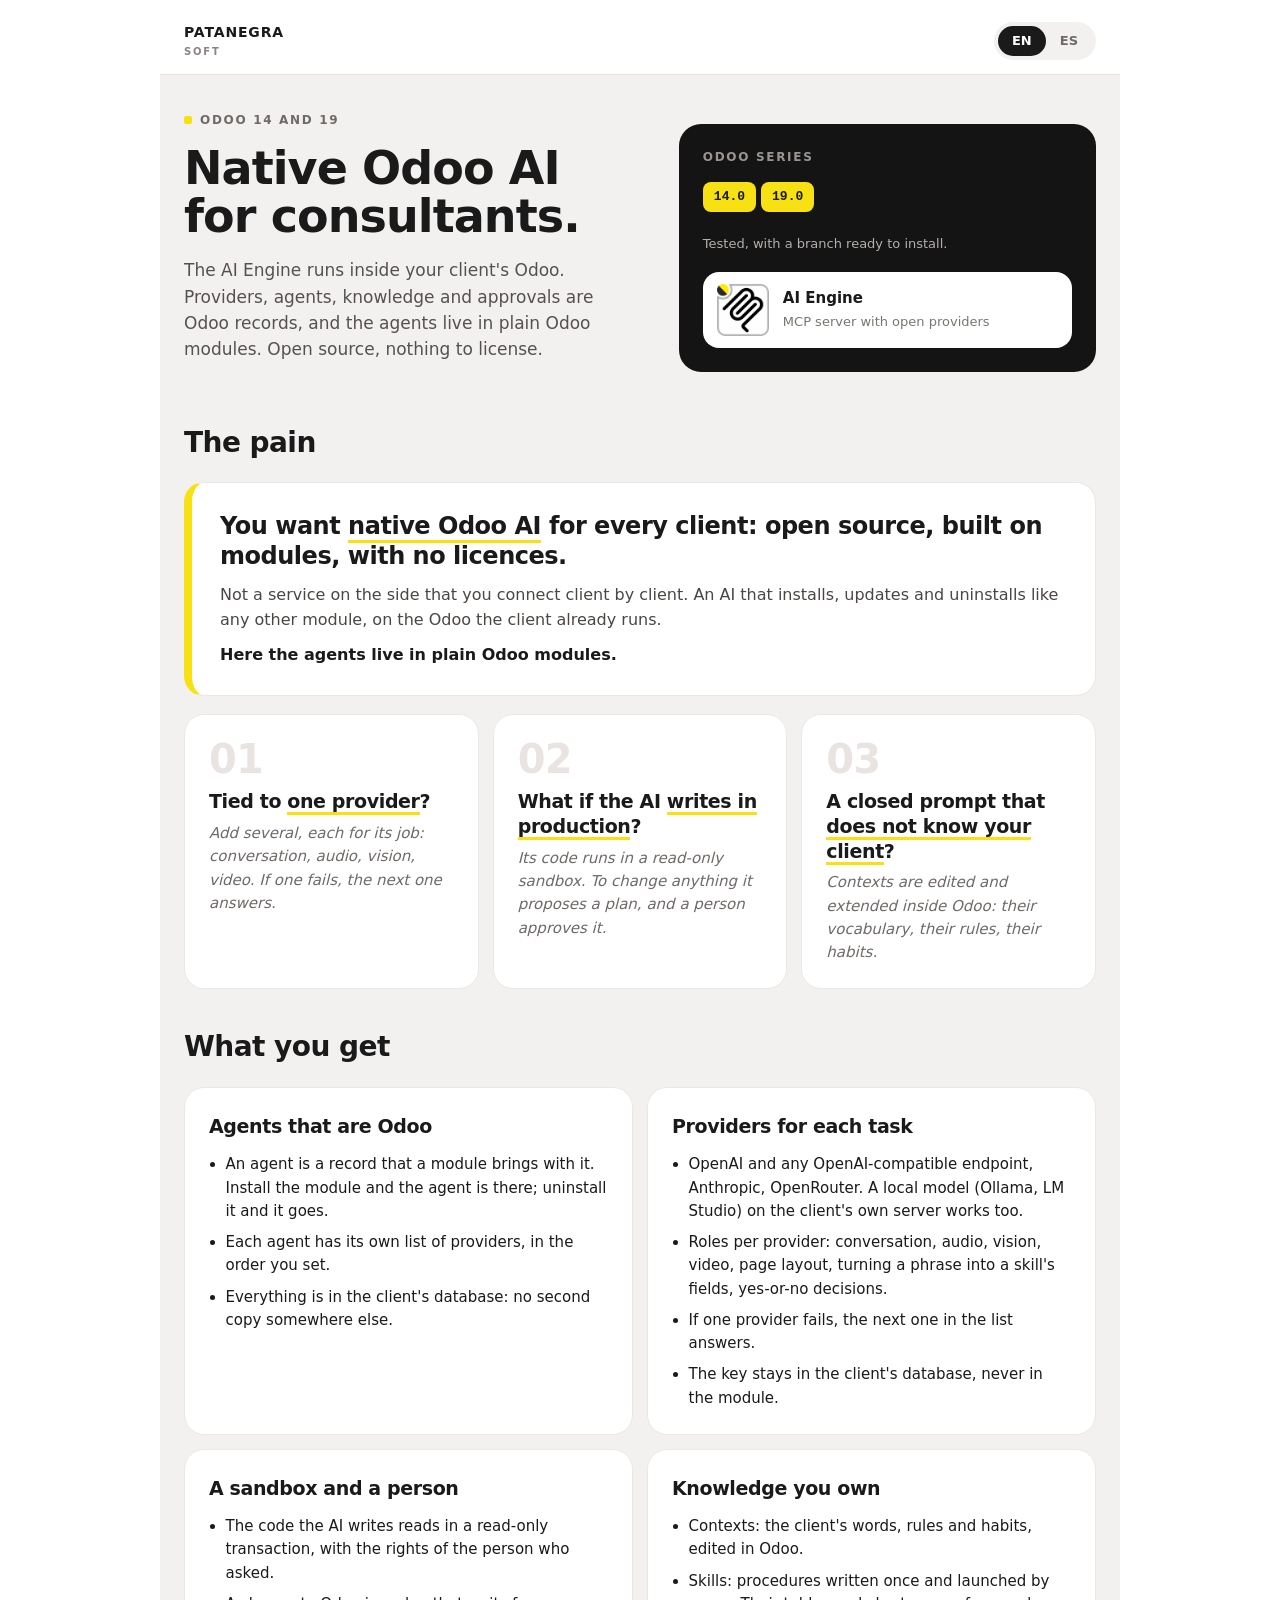
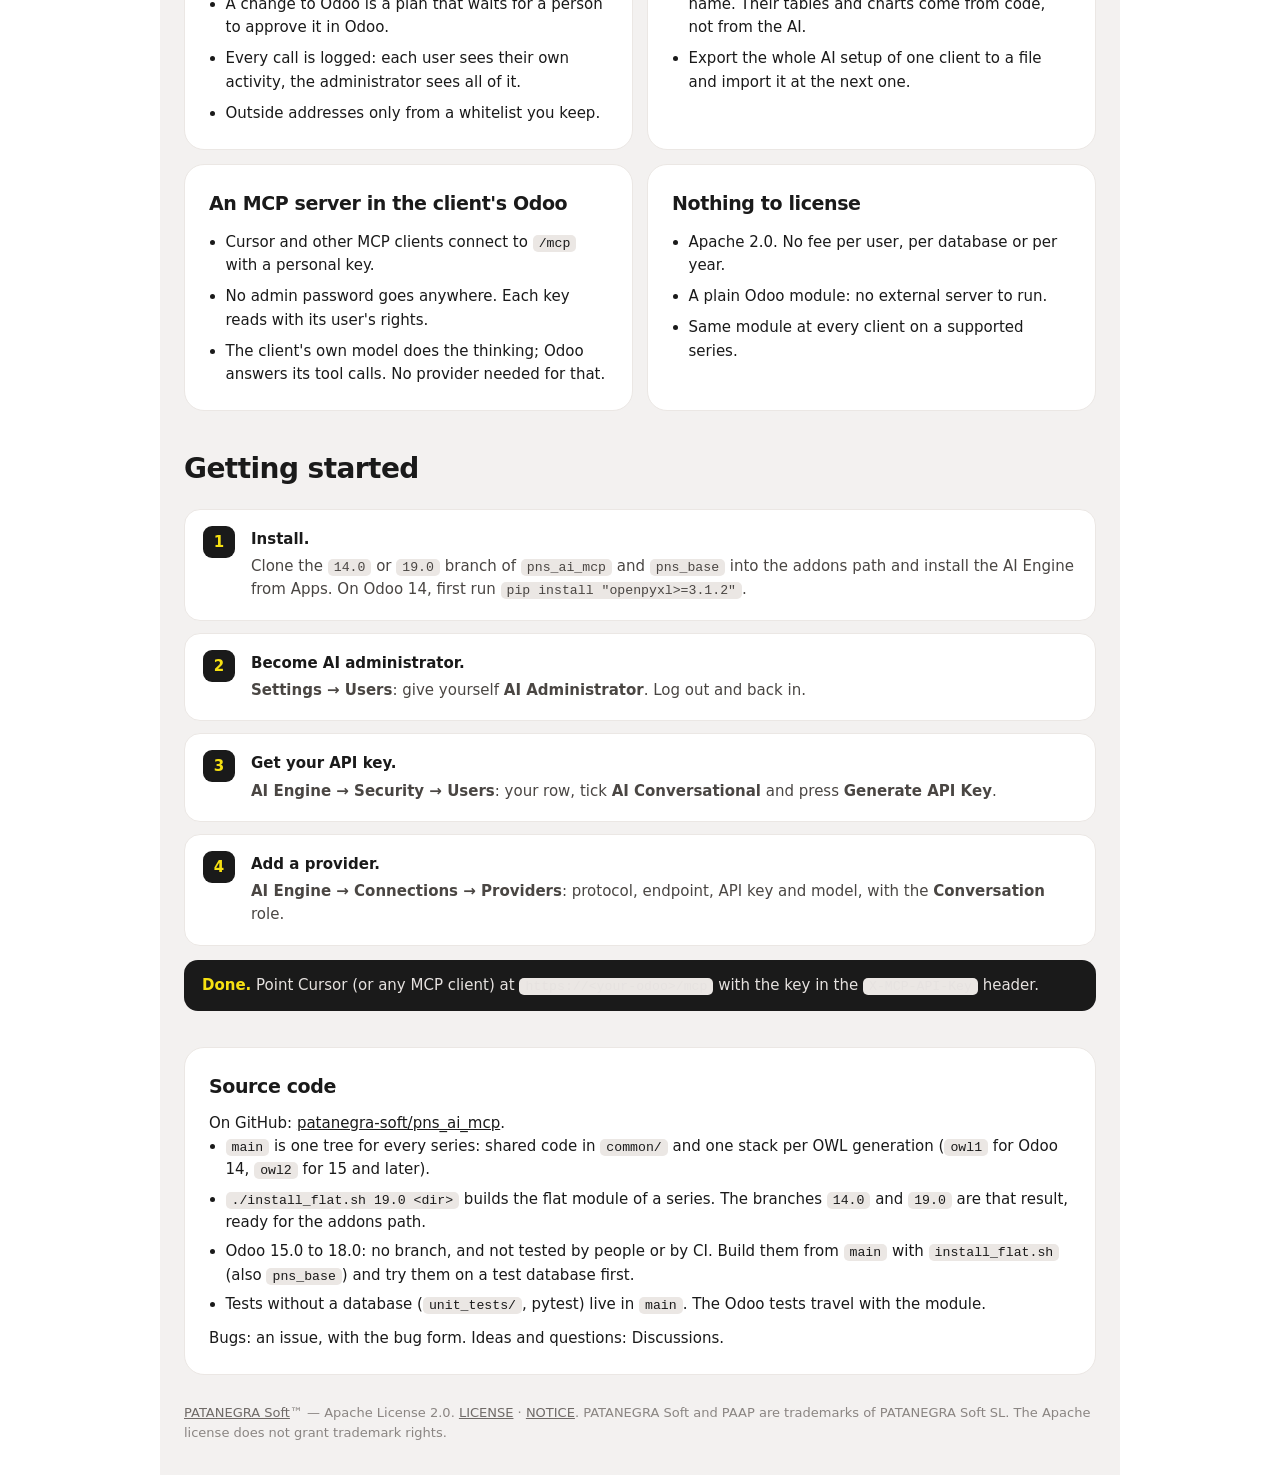
<file: static/description/index.html>
<!DOCTYPE html>
<html lang="en">
<head>
<meta charset="utf-8"/>
<meta http-equiv="Content-Type" content="text/html; charset=utf-8"/>
<meta name="tdm-reservation" content="0"/>
<title>AI Engine</title>
</head>
<body>
<style>
  .pb {
    max-width: 960px;
    margin: 0 auto;
    padding: 0 0 32px;
    background: #f3f1f0;
    color: #1A1A1A;
    font-family: Inter, "Segoe UI", system-ui, -apple-system, sans-serif;
    font-size: 15px;
    line-height: 1.55;
  }
  .pb * { box-sizing: border-box; }
  .pb h1, .pb h2, .pb h3, .pb .pb-n {
    font-family: "Space Grotesk", "Segoe UI", system-ui, sans-serif;
    letter-spacing: -0.02em;
  }
  .pb a { color: #1A1A1A; }
  .pb code {
    font-family: ui-monospace, Consolas, Menlo, monospace;
    font-size: 0.88em;
    background: #ebe7e4;
    padding: 1px 6px;
    border-radius: 5px;
  }
  .pb em { font-style: normal; border-bottom: 3px solid #F7E112; }

  .pb-target { display: block; height: 0; }
  .pb-es { display: none; }
  #es:target ~ .pb-en { display: none; }
  #es:target ~ .pb-es { display: block; }

  .pb-bar {
    display: flex;
    align-items: center;
    justify-content: space-between;
    padding: 14px 24px;
    background: #fff;
    border-bottom: 1px solid #e6e2e0;
  }
  .pb-brand { font-weight: 800; font-size: 14px; letter-spacing: 0.06em; }
  .pb-brand small { display: block; font-size: 10px; color: #8a8582; letter-spacing: 0.18em; font-weight: 600; }
  .pb-tabs { background: #f3f1f0; border-radius: 999px; padding: 4px; white-space: nowrap; }
  .pb-tabs a {
    display: inline-block;
    padding: 5px 14px;
    border-radius: 999px;
    font-size: 13px;
    font-weight: 700;
    text-decoration: none;
    color: #6f6a67;
  }
  .pb-tabs a.pb-t-en { background: #1A1A1A; color: #fff; }
  #es:target ~ .pb-bar .pb-t-en { background: transparent; color: #6f6a67; }
  #es:target ~ .pb-bar .pb-t-es { background: #1A1A1A; color: #fff; }

  .pb-sec { padding: 36px 24px 0; }
  .pb-hero { display: block; }
  .pb-eyebrow {
    margin: 0 0 14px;
    font-size: 12px;
    font-weight: 700;
    letter-spacing: 0.14em;
    text-transform: uppercase;
    color: #6f6a67;
  }
  .pb-eyebrow span {
    display: inline-block;
    width: 8px;
    height: 8px;
    margin-right: 8px;
    border-radius: 2px;
    background: #F7E112;
  }
  .pb h1 { margin: 0 0 16px; font-size: 40px; line-height: 1.06; font-weight: 700; }
  .pb-lead { margin: 0 0 22px; font-size: 17px; color: #565150; max-width: 34em; }
  .pb-dark {
    margin-top: 24px;
    padding: 24px;
    border-radius: 22px;
    background: #141414;
    color: #fff;
  }
  .pb-dark-head {
    margin: 0 0 12px;
    font-size: 12px;
    font-weight: 700;
    letter-spacing: 0.14em;
    text-transform: uppercase;
    color: #9a9591;
  }
  .pb-series span {
    display: inline-block;
    margin: 0 5px 7px 0;
    padding: 5px 11px;
    border-radius: 8px;
    font-family: ui-monospace, Consolas, Menlo, monospace;
    font-size: 13px;
    font-weight: 600;
    background: #F7E112;
    color: #1A1A1A;
  }
  .pb-dark-note { margin: 6px 0 18px; font-size: 13px; color: #b4afab; }
  .pb-app {
    display: flex;
    align-items: center;
    gap: 14px;
    padding: 12px 14px;
    border-radius: 16px;
    background: #fff;
    color: #1A1A1A;
  }
  .pb-app img { width: 52px; height: 52px; flex: none; display: block; }
  .pb-app b { display: block; font-size: 15px; }
  .pb-app span { font-size: 13px; color: #7a7570; }

  .pb h2 { margin: 0 0 18px; font-size: 28px; font-weight: 700; }
  .pb-big {
    padding: 28px;
    border-radius: 20px;
    background: #fff;
    border: 1px solid #ebe7e4;
    border-left: 8px solid #F7E112;
  }
  .pb-big h3 { margin: 0 0 12px; font-size: 24px; line-height: 1.25; }
  .pb-big p { margin: 0 0 10px; color: #4a4643; font-size: 16px; }
  .pb-big p:last-child { margin: 0; font-weight: 600; color: #1A1A1A; }
  .pb-pains { margin-top: 18px; }
  .pb-pain {
    margin-bottom: 14px;
    padding: 24px;
    border-radius: 20px;
    background: #fff;
    border: 1px solid #ebe7e4;
  }
  .pb-n { display: block; margin-bottom: 10px; font-size: 40px; font-weight: 700; color: #e9e4e1; line-height: 1; }
  .pb-pain h3 { margin: 0 0 8px; font-size: 19px; line-height: 1.3; font-weight: 600; }
  .pb-pain p { margin: 0; font-style: italic; color: #6f6a67; }

  .pb-feat {
    margin-bottom: 14px;
    padding: 24px;
    border-radius: 20px;
    background: #fff;
    border: 1px solid #ebe7e4;
  }
  .pb-feat h3 { margin: 0 0 12px; font-size: 19px; }
  .pb-feat ul { margin: 0; padding-left: 1.1em; }
  .pb-feat li { margin: 0 0 8px; }
  .pb-feat li:last-child { margin-bottom: 0; }

  .pb-steps { margin: 0; padding: 0; list-style: none; counter-reset: pbstep; }
  .pb-steps li {
    position: relative;
    margin-bottom: 12px;
    padding: 18px 20px 18px 66px;
    border-radius: 16px;
    background: #fff;
    border: 1px solid #ebe7e4;
    counter-increment: pbstep;
  }
  .pb-steps li:before {
    content: counter(pbstep);
    position: absolute;
    left: 18px;
    top: 16px;
    width: 32px;
    height: 32px;
    border-radius: 9px;
    background: #1A1A1A;
    color: #F7E112;
    font-weight: 700;
    text-align: center;
    line-height: 32px;
  }
  .pb-steps b { display: block; margin-bottom: 4px; }
  .pb-steps p { margin: 0; color: #4a4643; }
  .pb-steps pre {
    margin: 8px 0 0;
    padding: 10px 12px;
    border-radius: 10px;
    background: #141414;
    color: #F7E112;
    font-family: ui-monospace, Consolas, Menlo, monospace;
    font-size: 13px;
    white-space: pre-wrap;
  }
  .pb-tip { margin: 14px 0 0; padding: 14px 18px; border-radius: 14px; background: #1A1A1A; color: #e6e2e0; }
  .pb-tip b { color: #F7E112; }

  .pb-src { padding: 24px; border-radius: 20px; background: #fff; border: 1px solid #ebe7e4; }
  .pb-src h3 { margin: 0 0 10px; font-size: 19px; }
  .pb-src ul { margin: 0 0 10px; padding-left: 1.1em; }
  .pb-src li { margin: 0 0 6px; }
  .pb-src p { margin: 0; }

  .pb-foot { padding: 28px 24px 0; font-size: 13px; color: #8a8582; }
  .pb-foot a { color: #6f6a67; }

  @media (min-width: 760px) {
    .pb-hero { display: grid; grid-template-columns: 1.1fr 1fr; gap: 36px; align-items: center; }
    .pb-dark { margin-top: 0; }
    .pb h1 { font-size: 46px; }
    .pb-pains { display: grid; grid-template-columns: repeat(3, 1fr); gap: 14px; }
    .pb-pain { margin-bottom: 0; }
    .pb-feats { display: grid; grid-template-columns: 1fr 1fr; gap: 14px; }
    .pb-feat { margin-bottom: 0; }
  }
</style>
<div class="pb">
  <span id="en" class="pb-target"></span>
  <span id="es" class="pb-target"></span>

  <div class="pb-bar">
    <div class="pb-brand">PATANEGRA<small>SOFT</small></div>
    <div class="pb-tabs"><a class="pb-t-en" href="#en">EN</a><a class="pb-t-es" href="#es">ES</a></div>
  </div>

  <!-- ============================== ENGLISH ============================== -->
  <div class="pb-en" lang="en">

    <section class="pb-sec pb-hero">
      <div>
        <p class="pb-eyebrow"><span></span>Odoo 14 and 19</p>
        <h1>Native Odoo AI for consultants.</h1>
        <p class="pb-lead">
          The AI Engine runs inside your client's Odoo. Providers, agents,
          knowledge and approvals are Odoo records, and the agents live in
          plain Odoo modules. Open source, nothing to license.
        </p>
      </div>
      <div class="pb-dark">
        <p class="pb-dark-head">Odoo series</p>
        <p class="pb-series"><span>14.0</span><span>19.0</span></p>
        <p class="pb-dark-note">Tested, with a branch ready to install.</p>
        <div class="pb-app">
          <img src="icon.png" alt="AI Engine"/>
          <div><b>AI Engine</b><span>MCP server with open providers</span></div>
        </div>
      </div>
    </section>

    <section class="pb-sec">
      <h2>The pain</h2>
      <div class="pb-big">
        <h3>You want <em>native Odoo AI</em> for every client: open source, built on modules, with no licences.</h3>
        <p>
          Not a service on the side that you connect client by client. An AI
          that installs, updates and uninstalls like any other module, on the
          Odoo the client already runs.
        </p>
        <p>Here the agents live in plain Odoo modules.</p>
      </div>
      <div class="pb-pains">
        <div class="pb-pain">
          <span class="pb-n">01</span>
          <h3>Tied to <em>one provider</em>?</h3>
          <p>Add several, each for its job: conversation, audio, vision, video. If one fails, the next one answers.</p>
        </div>
        <div class="pb-pain">
          <span class="pb-n">02</span>
          <h3>What if the AI <em>writes in production</em>?</h3>
          <p>Its code runs in a read-only sandbox. To change anything it proposes a plan, and a person approves it.</p>
        </div>
        <div class="pb-pain">
          <span class="pb-n">03</span>
          <h3>A closed prompt that <em>does not know your client</em>?</h3>
          <p>Contexts are edited and extended inside Odoo: their vocabulary, their rules, their habits.</p>
        </div>
      </div>
    </section>

    <section class="pb-sec">
      <h2>What you get</h2>
      <div class="pb-feats">
        <div class="pb-feat">
          <h3>Agents that are Odoo</h3>
          <ul>
            <li>An agent is a record that a module brings with it. Install the module and the agent is there; uninstall it and it goes.</li>
            <li>Each agent has its own list of providers, in the order you set.</li>
            <li>Everything is in the client's database: no second copy somewhere else.</li>
          </ul>
        </div>
        <div class="pb-feat">
          <h3>Providers for each task</h3>
          <ul>
            <li>OpenAI and any OpenAI-compatible endpoint, Anthropic, OpenRouter. A local model (Ollama, LM Studio) on the client's own server works too.</li>
            <li>Roles per provider: conversation, audio, vision, video, page layout, turning a phrase into a skill's fields, yes-or-no decisions.</li>
            <li>If one provider fails, the next one in the list answers.</li>
            <li>The key stays in the client's database, never in the module.</li>
          </ul>
        </div>
        <div class="pb-feat">
          <h3>A sandbox and a person</h3>
          <ul>
            <li>The code the AI writes reads in a read-only transaction, with the rights of the person who asked.</li>
            <li>A change to Odoo is a plan that waits for a person to approve it in Odoo.</li>
            <li>Every call is logged: each user sees their own activity, the administrator sees all of it.</li>
            <li>Outside addresses only from a whitelist you keep.</li>
          </ul>
        </div>
        <div class="pb-feat">
          <h3>Knowledge you own</h3>
          <ul>
            <li>Contexts: the client's words, rules and habits, edited in Odoo.</li>
            <li>Skills: procedures written once and launched by name. Their tables and charts come from code, not from the AI.</li>
            <li>Export the whole AI setup of one client to a file and import it at the next one.</li>
          </ul>
        </div>
        <div class="pb-feat">
          <h3>An MCP server in the client's Odoo</h3>
          <ul>
            <li>Cursor and other MCP clients connect to <code>/mcp</code> with a personal key.</li>
            <li>No admin password goes anywhere. Each key reads with its user's rights.</li>
            <li>The client's own model does the thinking; Odoo answers its tool calls. No provider needed for that.</li>
          </ul>
        </div>
        <div class="pb-feat">
          <h3>Nothing to license</h3>
          <ul>
            <li>Apache 2.0. No fee per user, per database or per year.</li>
            <li>A plain Odoo module: no external server to run.</li>
            <li>Same module at every client on a supported series.</li>
          </ul>
        </div>
      </div>
    </section>

    <section class="pb-sec">
      <h2>Getting started</h2>
      <ol class="pb-steps">
        <li>
          <b>Install.</b>
          <p>Clone the <code>14.0</code> or <code>19.0</code> branch of <code>pns_ai_mcp</code> and <code>pns_base</code> into the addons path and install the AI Engine from Apps. On Odoo 14, first run <code>pip install "openpyxl&gt;=3.1.2"</code>.</p>
        </li>
        <li>
          <b>Become AI administrator.</b>
          <p><strong>Settings &rarr; Users</strong>: give yourself <strong>AI Administrator</strong>. Log out and back in.</p>
        </li>
        <li>
          <b>Get your API key.</b>
          <p><strong>AI Engine &rarr; Security &rarr; Users</strong>: your row, tick <strong>AI Conversational</strong> and press <strong>Generate API Key</strong>.</p>
        </li>
        <li>
          <b>Add a provider.</b>
          <p><strong>AI Engine &rarr; Connections &rarr; Providers</strong>: protocol, endpoint, API key and model, with the <strong>Conversation</strong> role.</p>
        </li>
      </ol>
      <p class="pb-tip"><b>Done.</b> Point Cursor (or any MCP client) at <code>https://&lt;your-odoo&gt;/mcp</code> with the key in the <code>X-MCP-API-Key</code> header.</p>
    </section>

    <section class="pb-sec">
      <div class="pb-src">
        <h3>Source code</h3>
        <p>On GitHub: <a href="https://github.com/patanegra-soft/pns_ai_mcp">patanegra-soft/pns_ai_mcp</a>.</p>
        <ul>
          <li><code>main</code> is one tree for every series: shared code in <code>common/</code> and one stack per OWL generation (<code>owl1</code> for Odoo 14, <code>owl2</code> for 15 and later).</li>
          <li><code>./install_flat.sh 19.0 &lt;dir&gt;</code> builds the flat module of a series. The branches <code>14.0</code> and <code>19.0</code> are that result, ready for the addons path.</li>
          <li>Odoo 15.0 to 18.0: no branch, and not tested by people or by CI. Build them from <code>main</code> with <code>install_flat.sh</code> (also <code>pns_base</code>) and try them on a test database first.</li>
          <li>Tests without a database (<code>unit_tests/</code>, pytest) live in <code>main</code>. The Odoo tests travel with the module.</li>
        </ul>
        <p>Bugs: an issue, with the bug form. Ideas and questions: Discussions.</p>
      </div>
    </section>

  </div>

  <!-- ============================== ESPAÑOL ============================== -->
  <div class="pb-es" lang="es">

    <section class="pb-sec pb-hero">
      <div>
        <p class="pb-eyebrow"><span></span>Odoo 14 y 19</p>
        <h1>IA nativa de Odoo para consultores.</h1>
        <p class="pb-lead">
          El Motor de IA corre dentro del Odoo de tu cliente. Proveedores,
          agentes, conocimiento y aprobaciones son registros de Odoo, y los
          agentes viven en módulos normales de Odoo. Código abierto, nada que licenciar.
        </p>
      </div>
      <div class="pb-dark">
        <p class="pb-dark-head">Versiones de Odoo</p>
        <p class="pb-series"><span>14.0</span><span>19.0</span></p>
        <p class="pb-dark-note">Probadas, con una rama lista para instalar.</p>
        <div class="pb-app">
          <img src="icon.png" alt="Motor de IA"/>
          <div><b>Motor de IA</b><span>Servidor MCP con proveedores abiertos</span></div>
        </div>
      </div>
    </section>

    <section class="pb-sec">
      <h2>El dolor</h2>
      <div class="pb-big">
        <h3>Quieres <em>IA nativa de Odoo</em> para todos tus clientes: de código abierto, basada en módulos y sin licencias.</h3>
        <p>
          No un servicio al lado que conectas cliente a cliente. Una IA que se
          instala, se actualiza y se desinstala como cualquier otro módulo, en
          el Odoo que el cliente ya tiene.
        </p>
        <p>Aquí los agentes viven en módulos normales de Odoo.</p>
      </div>
      <div class="pb-pains">
        <div class="pb-pain">
          <span class="pb-n">01</span>
          <h3>¿Atado a <em>un proveedor</em>?</h3>
          <p>Pon varios, cada uno para lo suyo: conversación, audio, imagen, vídeo. Si uno cae, responde el siguiente.</p>
        </div>
        <div class="pb-pain">
          <span class="pb-n">02</span>
          <h3>¿Y si la IA <em>escribe en producción</em>?</h3>
          <p>Su código corre en una caja de arena de solo lectura. Para cambiar algo propone un plan, y lo aprueba una persona.</p>
        </div>
        <div class="pb-pain">
          <span class="pb-n">03</span>
          <h3>¿Un prompt cerrado que <em>no conoce a tu cliente</em>?</h3>
          <p>Los contextos se editan y se amplían en el propio Odoo: su vocabulario, sus reglas, sus costumbres.</p>
        </div>
      </div>
    </section>

    <section class="pb-sec">
      <h2>Qué te llevas</h2>
      <div class="pb-feats">
        <div class="pb-feat">
          <h3>Agentes que son Odoo</h3>
          <ul>
            <li>Un agente es un registro que trae un módulo. Instalas el módulo y el agente está; lo desinstalas y se va.</li>
            <li>Cada agente tiene su propia lista de proveedores, en el orden que tú pongas.</li>
            <li>Todo está en la base de datos del cliente: no hay una segunda copia en otro sitio.</li>
          </ul>
        </div>
        <div class="pb-feat">
          <h3>Proveedores para cada tarea</h3>
          <ul>
            <li>OpenAI y cualquier servicio compatible con OpenAI, Anthropic, OpenRouter. También un modelo local (Ollama, LM Studio) en el propio servidor del cliente.</li>
            <li>Roles por proveedor: conversación, audio, imagen, vídeo, maquetar una página, pasar una frase a los campos de un skill, decisiones de sí o no.</li>
            <li>Si un proveedor falla, responde el siguiente de la lista.</li>
            <li>La clave se queda en la base de datos del cliente, nunca en el módulo.</li>
          </ul>
        </div>
        <div class="pb-feat">
          <h3>Una caja de arena y una persona</h3>
          <ul>
            <li>El código que escribe la IA lee en una transacción de solo lectura, con los permisos de quien preguntó.</li>
            <li>Un cambio en Odoo es un plan que espera a que una persona lo apruebe en Odoo.</li>
            <li>Cada llamada queda registrada: cada usuario ve su actividad, el administrador la de todos.</li>
            <li>Direcciones de fuera, solo las de una lista blanca que tú mantienes.</li>
          </ul>
        </div>
        <div class="pb-feat">
          <h3>Conocimiento tuyo</h3>
          <ul>
            <li>Contextos: las palabras, reglas y costumbres del cliente, editadas en Odoo.</li>
            <li>Skills: procedimientos que se escriben una vez y se lanzan por su nombre. Sus tablas y gráficos salen del código, no de la IA.</li>
            <li>Exportas toda la configuración de IA de un cliente a un fichero y la importas en el siguiente.</li>
          </ul>
        </div>
        <div class="pb-feat">
          <h3>Un servidor MCP en el Odoo del cliente</h3>
          <ul>
            <li>Cursor y otros clientes MCP se conectan a <code>/mcp</code> con una clave personal.</li>
            <li>Ninguna contraseña de administrador sale de Odoo. Cada clave lee con los permisos de su usuario.</li>
            <li>Piensa el modelo del propio cliente MCP; Odoo responde a sus llamadas. Para eso no hace falta proveedor.</li>
          </ul>
        </div>
        <div class="pb-feat">
          <h3>Nada que licenciar</h3>
          <ul>
            <li>Apache 2.0. Sin cuota por usuario, por base de datos ni por año.</li>
            <li>Un módulo de Odoo normal: sin servidor externo que mantener.</li>
            <li>El mismo módulo en todos los clientes de una versión soportada.</li>
          </ul>
        </div>
      </div>
    </section>

    <section class="pb-sec">
      <h2>Puesta en marcha</h2>
      <ol class="pb-steps">
        <li>
          <b>Instala.</b>
          <p>Clona la rama <code>14.0</code> o <code>19.0</code> de <code>pns_ai_mcp</code> y de <code>pns_base</code> en el addons path e instala el Motor de IA desde Aplicaciones. En Odoo 14, antes, <code>pip install "openpyxl&gt;=3.1.2"</code>.</p>
        </li>
        <li>
          <b>Hazte administrador de IA.</b>
          <p><strong>Ajustes &rarr; Usuarios</strong>: date <strong>IA Administrador</strong>. Sal y vuelve a entrar.</p>
        </li>
        <li>
          <b>Saca tu clave API.</b>
          <p><strong>Motor de IA &rarr; Seguridad &rarr; Usuarios</strong>: tu fila, marca <strong>IA Conversacional</strong> y pulsa <strong>Generar Clave API</strong>.</p>
        </li>
        <li>
          <b>Pon un proveedor.</b>
          <p><strong>Motor de IA &rarr; Conexiones &rarr; Proveedores</strong>: protocolo, dirección, clave API y modelo, con el rol <strong>Conversación</strong>.</p>
        </li>
      </ol>
      <p class="pb-tip"><b>Listo.</b> Apunta Cursor (o cualquier cliente MCP) a <code>https://&lt;tu-odoo&gt;/mcp</code> con la clave en la cabecera <code>X-MCP-API-Key</code>.</p>
    </section>

    <section class="pb-sec">
      <div class="pb-src">
        <h3>Código fuente</h3>
        <p>En GitHub: <a href="https://github.com/patanegra-soft/pns_ai_mcp">patanegra-soft/pns_ai_mcp</a>.</p>
        <ul>
          <li><code>main</code> es un solo árbol para todas las versiones: código común en <code>common/</code> y una pila por generación de OWL (<code>owl1</code> para Odoo 14, <code>owl2</code> para la 15 y siguientes).</li>
          <li><code>./install_flat.sh 19.0 &lt;dir&gt;</code> construye el módulo plano de una versión. Las ramas <code>14.0</code> y <code>19.0</code> son ese resultado, listas para el addons path.</li>
          <li>Odoo 15.0 a 18.0: sin rama y sin probar, ni por personas ni por el CI. Se construyen desde <code>main</code> con <code>install_flat.sh</code> (también <code>pns_base</code>) y se prueban antes en una base de pruebas.</li>
          <li>Los tests sin base de datos (<code>unit_tests/</code>, pytest) viven en <code>main</code>. Los tests de Odoo viajan con el módulo.</li>
        </ul>
        <p>Errores: un issue, con el formulario de error. Ideas y preguntas: Discussions.</p>
      </div>
    </section>

  </div>

  <footer class="pb-foot">
    <a href="https://patanegra.com">PATANEGRA Soft</a>&trade; &mdash; Apache License 2.0.
    <a href="LICENSE">LICENSE</a> &middot; <a href="NOTICE">NOTICE</a>.
    PATANEGRA Soft and PAAP are trademarks of PATANEGRA Soft SL.
    The Apache license does not grant trademark rights.
  </footer>
</div>
</body>
</html>
</file>
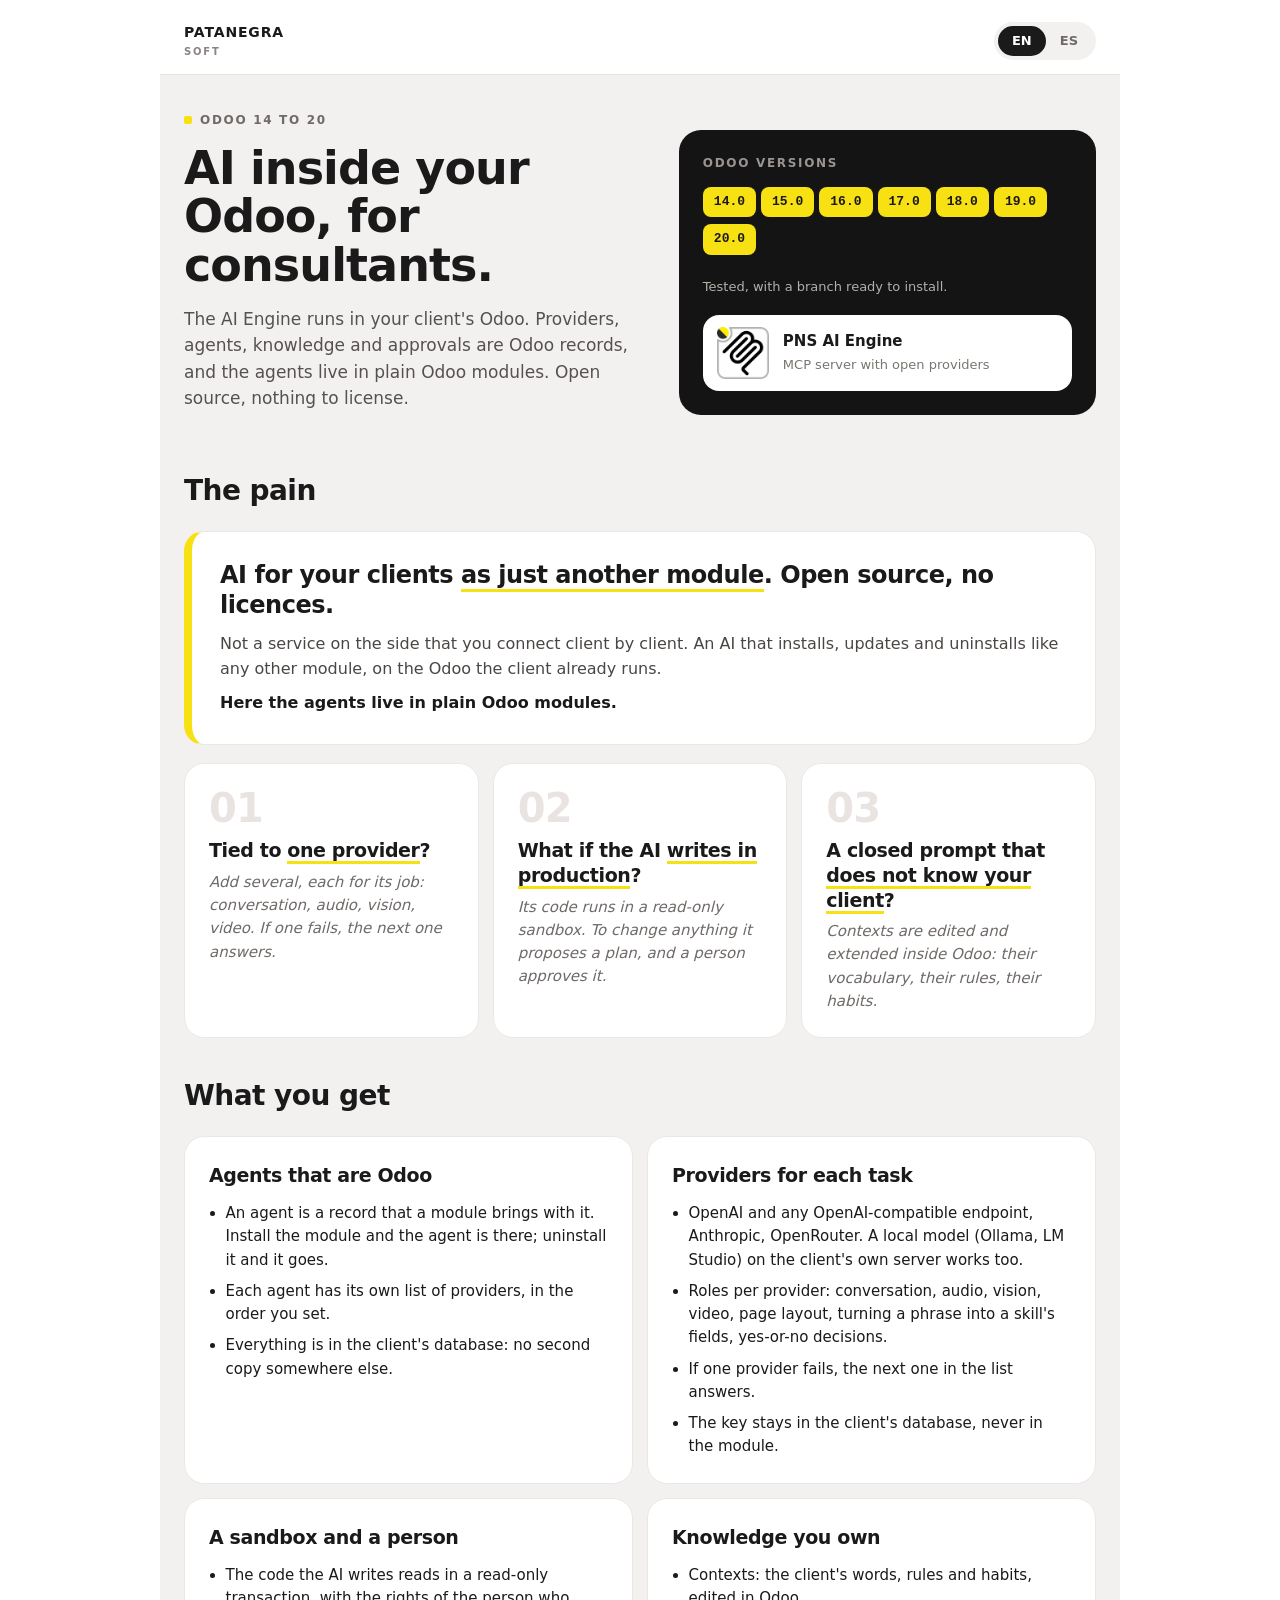
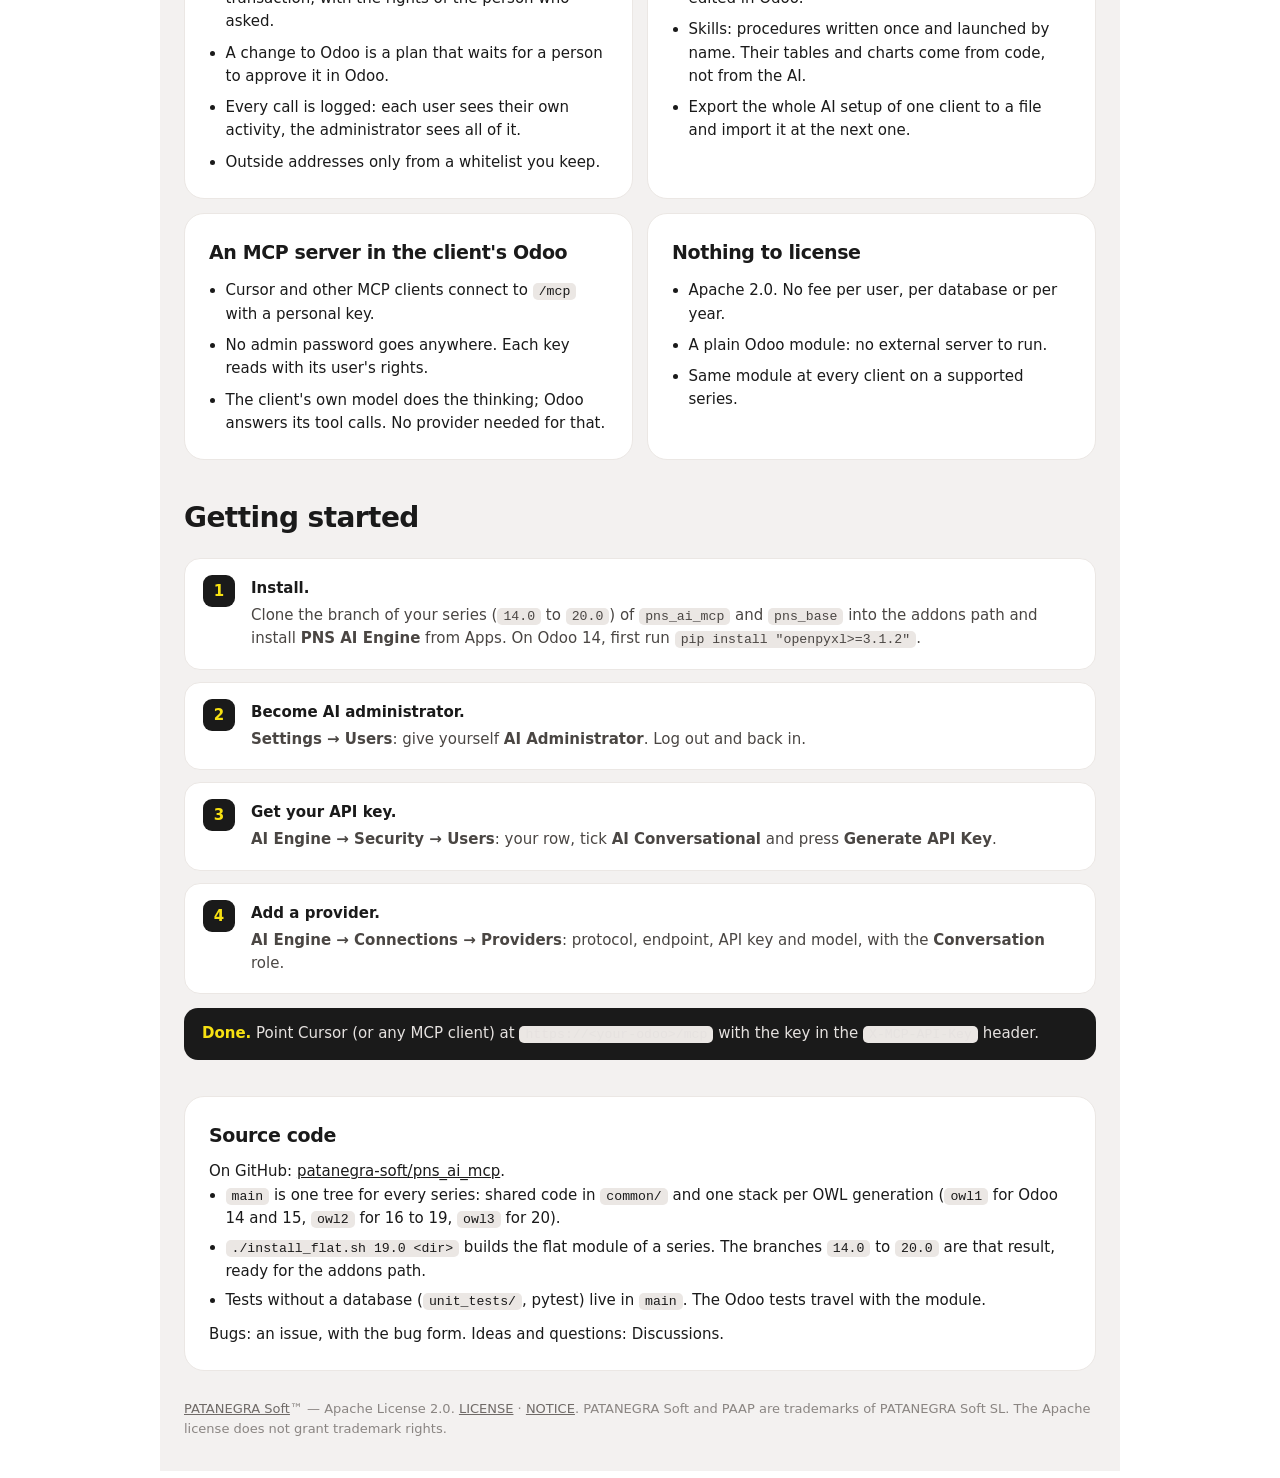
<file: common/static/description/index.html>
<!DOCTYPE html>
<html lang="en">
<head>
<meta charset="utf-8"/>
<meta http-equiv="Content-Type" content="text/html; charset=utf-8"/>
<meta name="tdm-reservation" content="0"/>
<title>PNS AI Engine</title>
</head>
<body>
<style>
  .pb {
    max-width: 960px;
    margin: 0 auto;
    padding: 0 0 32px;
    background: #f3f1f0;
    color: #1A1A1A;
    font-family: Inter, "Segoe UI", system-ui, -apple-system, sans-serif;
    font-size: 15px;
    line-height: 1.55;
  }
  .pb * { box-sizing: border-box; }
  .pb h1, .pb h2, .pb h3, .pb .pb-n {
    font-family: "Space Grotesk", "Segoe UI", system-ui, sans-serif;
    letter-spacing: -0.02em;
  }
  .pb a { color: #1A1A1A; }
  .pb code {
    font-family: ui-monospace, Consolas, Menlo, monospace;
    font-size: 0.88em;
    background: #ebe7e4;
    padding: 1px 6px;
    border-radius: 5px;
  }
  .pb em { font-style: normal; border-bottom: 3px solid #F7E112; }

  .pb-target { display: block; height: 0; scroll-margin-top: 64px; }
  .pb:not(:has(#es:target)) .pb-es { display: none; }
  .pb:has(#es:target) .pb-en { display: none; }

  .pb-bar {
    display: flex;
    align-items: center;
    justify-content: space-between;
    padding: 14px 24px;
    background: #fff;
    border-bottom: 1px solid #e6e2e0;
    position: sticky;
    top: 0;
    z-index: 1;
  }
  .pb-brand { font-weight: 800; font-size: 14px; letter-spacing: 0.06em; }
  .pb-brand small { display: block; font-size: 10px; color: #8a8582; letter-spacing: 0.18em; font-weight: 600; }
  .pb-tabs { background: #f3f1f0; border-radius: 999px; padding: 4px; white-space: nowrap; }
  .pb-tabs a {
    display: inline-block;
    padding: 5px 14px;
    border-radius: 999px;
    font-size: 13px;
    font-weight: 700;
    text-decoration: none;
    color: #6f6a67;
  }
  .pb-tabs a.pb-t-en { background: #1A1A1A; color: #fff; }
  .pb:has(#es:target) .pb-t-en { background: transparent; color: #6f6a67; }
  .pb:has(#es:target) .pb-t-es { background: #1A1A1A; color: #fff; }

  .pb-sec { padding: 36px 24px 0; }
  .pb-hero { display: block; }
  .pb-eyebrow {
    margin: 0 0 14px;
    font-size: 12px;
    font-weight: 700;
    letter-spacing: 0.14em;
    text-transform: uppercase;
    color: #6f6a67;
  }
  .pb-eyebrow span {
    display: inline-block;
    width: 8px;
    height: 8px;
    margin-right: 8px;
    border-radius: 2px;
    background: #F7E112;
  }
  .pb h1 { margin: 0 0 16px; font-size: 40px; line-height: 1.06; font-weight: 700; }
  .pb-lead { margin: 0 0 22px; font-size: 17px; color: #565150; max-width: 34em; }
  .pb-dark {
    margin-top: 24px;
    padding: 24px;
    border-radius: 22px;
    background: #141414;
    color: #fff;
  }
  .pb-dark-head {
    margin: 0 0 12px;
    font-size: 12px;
    font-weight: 700;
    letter-spacing: 0.14em;
    text-transform: uppercase;
    color: #9a9591;
  }
  .pb-series span, .pb-series a {
    text-decoration: none;
    display: inline-block;
    margin: 0 5px 7px 0;
    padding: 5px 11px;
    border-radius: 8px;
    font-family: ui-monospace, Consolas, Menlo, monospace;
    font-size: 13px;
    font-weight: 600;
    background: #F7E112;
    color: #1A1A1A;
  }
  .pb-dark-note { margin: 6px 0 18px; font-size: 13px; color: #b4afab; }
  .pb-app {
    display: flex;
    align-items: center;
    gap: 14px;
    padding: 12px 14px;
    border-radius: 16px;
    background: #fff;
    color: #1A1A1A;
  }
  .pb-app img { width: 52px; height: 52px; flex: none; display: block; }
  .pb-app b { display: block; font-size: 15px; }
  .pb-app span { font-size: 13px; color: #7a7570; }

  .pb h2 { margin: 0 0 18px; font-size: 28px; font-weight: 700; }
  .pb-big {
    padding: 28px;
    border-radius: 20px;
    background: #fff;
    border: 1px solid #ebe7e4;
    border-left: 8px solid #F7E112;
  }
  .pb-big h3 { margin: 0 0 12px; font-size: 24px; line-height: 1.25; }
  .pb-big p { margin: 0 0 10px; color: #4a4643; font-size: 16px; }
  .pb-big p:last-child { margin: 0; font-weight: 600; color: #1A1A1A; }
  .pb-pains { margin-top: 18px; }
  .pb-pain {
    margin-bottom: 14px;
    padding: 24px;
    border-radius: 20px;
    background: #fff;
    border: 1px solid #ebe7e4;
  }
  .pb-n { display: block; margin-bottom: 10px; font-size: 40px; font-weight: 700; color: #e9e4e1; line-height: 1; }
  .pb-pain h3 { margin: 0 0 8px; font-size: 19px; line-height: 1.3; font-weight: 600; }
  .pb-pain p { margin: 0; font-style: italic; color: #6f6a67; }

  .pb-feat {
    margin-bottom: 14px;
    padding: 24px;
    border-radius: 20px;
    background: #fff;
    border: 1px solid #ebe7e4;
  }
  .pb-feat h3 { margin: 0 0 12px; font-size: 19px; }
  .pb-feat ul { margin: 0; padding-left: 1.1em; }
  .pb-feat li { margin: 0 0 8px; }
  .pb-feat li:last-child { margin-bottom: 0; }

  .pb-steps { margin: 0; padding: 0; list-style: none; counter-reset: pbstep; }
  .pb-steps li {
    position: relative;
    margin-bottom: 12px;
    padding: 18px 20px 18px 66px;
    border-radius: 16px;
    background: #fff;
    border: 1px solid #ebe7e4;
    counter-increment: pbstep;
  }
  .pb-steps li:before {
    content: counter(pbstep);
    position: absolute;
    left: 18px;
    top: 16px;
    width: 32px;
    height: 32px;
    border-radius: 9px;
    background: #1A1A1A;
    color: #F7E112;
    font-weight: 700;
    text-align: center;
    line-height: 32px;
  }
  .pb-steps b { display: block; margin-bottom: 4px; }
  .pb-steps p { margin: 0; color: #4a4643; }
  .pb-steps pre {
    margin: 8px 0 0;
    padding: 10px 12px;
    border-radius: 10px;
    background: #141414;
    color: #F7E112;
    font-family: ui-monospace, Consolas, Menlo, monospace;
    font-size: 13px;
    white-space: pre-wrap;
  }
  .pb-tip { margin: 14px 0 0; padding: 14px 18px; border-radius: 14px; background: #1A1A1A; color: #e6e2e0; }
  .pb-tip b { color: #F7E112; }

  .pb-src { padding: 24px; border-radius: 20px; background: #fff; border: 1px solid #ebe7e4; }
  .pb-src h3 { margin: 0 0 10px; font-size: 19px; }
  .pb-src ul { margin: 0 0 10px; padding-left: 1.1em; }
  .pb-src li { margin: 0 0 6px; }
  .pb-src p { margin: 0; }

  .pb-foot { padding: 28px 24px 0; font-size: 13px; color: #8a8582; }
  .pb-foot a { color: #6f6a67; }

  @media (min-width: 760px) {
    .pb-hero { display: grid; grid-template-columns: 1.1fr 1fr; gap: 36px; align-items: center; }
    .pb-dark { margin-top: 0; }
    .pb h1 { font-size: 46px; }
    .pb-pains { display: grid; grid-template-columns: repeat(3, 1fr); gap: 14px; }
    .pb-pain { margin-bottom: 0; }
    .pb-feats { display: grid; grid-template-columns: 1fr 1fr; gap: 14px; }
    .pb-feat { margin-bottom: 0; }
  }
</style>
<div class="pb">
  <span id="en" class="pb-target"></span>

  <div class="pb-bar">
    <div class="pb-brand">PATANEGRA<small>SOFT</small></div>
    <div class="pb-tabs"><a class="pb-t-en" href="#en">EN</a><a class="pb-t-es" href="#es">ES</a></div>
  </div>

  <!-- ============================== ENGLISH ============================== -->
  <div class="pb-en" lang="en">

    <section class="pb-sec pb-hero">
      <div>
        <p class="pb-eyebrow"><span></span>Odoo 14 to 20</p>
        <h1>AI inside your Odoo, for consultants.</h1>
        <p class="pb-lead">
          The AI Engine runs in your client's Odoo. Providers, agents,
          knowledge and approvals are Odoo records, and the agents live in
          plain Odoo modules. Open source, nothing to license.
        </p>
      </div>
      <div class="pb-dark">
        <p class="pb-dark-head">Odoo versions</p>
        <p class="pb-series"><a href="https://www.patanegra.com/ai-engine-odoo-14.html">14.0</a><a href="https://www.patanegra.com/ai-engine-odoo-15.html">15.0</a><a href="https://www.patanegra.com/ai-engine-odoo-16.html">16.0</a><a href="https://www.patanegra.com/ai-engine-odoo-17.html">17.0</a><a href="https://www.patanegra.com/ai-engine-odoo-18.html">18.0</a><a href="https://www.patanegra.com/ai-engine-odoo-19.html">19.0</a><a href="https://www.patanegra.com/ai-engine-odoo-20.html">20.0</a></p>
        <p class="pb-dark-note">Tested, with a branch ready to install.</p>
        <div class="pb-app">
          <img src="icon.png" alt="PNS AI Engine"/>
          <div><b>PNS AI Engine</b><span>MCP server with open providers</span></div>
        </div>
      </div>
    </section>

    <section class="pb-sec">
      <h2>The pain</h2>
      <div class="pb-big">
        <h3>AI for your clients <em>as just another module</em>. Open source, no licences.</h3>
        <p>
          Not a service on the side that you connect client by client. An AI
          that installs, updates and uninstalls like any other module, on the
          Odoo the client already runs.
        </p>
        <p>Here the agents live in plain Odoo modules.</p>
      </div>
      <div class="pb-pains">
        <div class="pb-pain">
          <span class="pb-n">01</span>
          <h3>Tied to <em>one provider</em>?</h3>
          <p>Add several, each for its job: conversation, audio, vision, video. If one fails, the next one answers.</p>
        </div>
        <div class="pb-pain">
          <span class="pb-n">02</span>
          <h3>What if the AI <em>writes in production</em>?</h3>
          <p>Its code runs in a read-only sandbox. To change anything it proposes a plan, and a person approves it.</p>
        </div>
        <div class="pb-pain">
          <span class="pb-n">03</span>
          <h3>A closed prompt that <em>does not know your client</em>?</h3>
          <p>Contexts are edited and extended inside Odoo: their vocabulary, their rules, their habits.</p>
        </div>
      </div>
    </section>

    <section class="pb-sec">
      <h2>What you get</h2>
      <div class="pb-feats">
        <div class="pb-feat">
          <h3>Agents that are Odoo</h3>
          <ul>
            <li>An agent is a record that a module brings with it. Install the module and the agent is there; uninstall it and it goes.</li>
            <li>Each agent has its own list of providers, in the order you set.</li>
            <li>Everything is in the client's database: no second copy somewhere else.</li>
          </ul>
        </div>
        <div class="pb-feat">
          <h3>Providers for each task</h3>
          <ul>
            <li>OpenAI and any OpenAI-compatible endpoint, Anthropic, OpenRouter. A local model (Ollama, LM Studio) on the client's own server works too.</li>
            <li>Roles per provider: conversation, audio, vision, video, page layout, turning a phrase into a skill's fields, yes-or-no decisions.</li>
            <li>If one provider fails, the next one in the list answers.</li>
            <li>The key stays in the client's database, never in the module.</li>
          </ul>
        </div>
        <div class="pb-feat">
          <h3>A sandbox and a person</h3>
          <ul>
            <li>The code the AI writes reads in a read-only transaction, with the rights of the person who asked.</li>
            <li>A change to Odoo is a plan that waits for a person to approve it in Odoo.</li>
            <li>Every call is logged: each user sees their own activity, the administrator sees all of it.</li>
            <li>Outside addresses only from a whitelist you keep.</li>
          </ul>
        </div>
        <div class="pb-feat">
          <h3>Knowledge you own</h3>
          <ul>
            <li>Contexts: the client's words, rules and habits, edited in Odoo.</li>
            <li>Skills: procedures written once and launched by name. Their tables and charts come from code, not from the AI.</li>
            <li>Export the whole AI setup of one client to a file and import it at the next one.</li>
          </ul>
        </div>
        <div class="pb-feat">
          <h3>An MCP server in the client's Odoo</h3>
          <ul>
            <li>Cursor and other MCP clients connect to <code>/mcp</code> with a personal key.</li>
            <li>No admin password goes anywhere. Each key reads with its user's rights.</li>
            <li>The client's own model does the thinking; Odoo answers its tool calls. No provider needed for that.</li>
          </ul>
        </div>
        <div class="pb-feat">
          <h3>Nothing to license</h3>
          <ul>
            <li>Apache 2.0. No fee per user, per database or per year.</li>
            <li>A plain Odoo module: no external server to run.</li>
            <li>Same module at every client on a supported series.</li>
          </ul>
        </div>
      </div>
    </section>

    <section class="pb-sec">
      <h2>Getting started</h2>
      <ol class="pb-steps">
        <li>
          <b>Install.</b>
          <p>Clone the branch of your series (<code>14.0</code> to <code>20.0</code>) of <code>pns_ai_mcp</code> and <code>pns_base</code> into the addons path and install <strong>PNS AI Engine</strong> from Apps. On Odoo 14, first run <code>pip install "openpyxl&gt;=3.1.2"</code>.</p>
        </li>
        <li>
          <b>Become AI administrator.</b>
          <p><strong>Settings &rarr; Users</strong>: give yourself <strong>AI Administrator</strong>. Log out and back in.</p>
        </li>
        <li>
          <b>Get your API key.</b>
          <p><strong>AI Engine &rarr; Security &rarr; Users</strong>: your row, tick <strong>AI Conversational</strong> and press <strong>Generate API Key</strong>.</p>
        </li>
        <li>
          <b>Add a provider.</b>
          <p><strong>AI Engine &rarr; Connections &rarr; Providers</strong>: protocol, endpoint, API key and model, with the <strong>Conversation</strong> role.</p>
        </li>
      </ol>
      <p class="pb-tip"><b>Done.</b> Point Cursor (or any MCP client) at <code>https://&lt;your-odoo&gt;/mcp</code> with the key in the <code>X-MCP-API-Key</code> header.</p>
    </section>

    <section class="pb-sec">
      <div class="pb-src">
        <h3>Source code</h3>
        <p>On GitHub: <a href="https://github.com/patanegra-soft/pns_ai_mcp">patanegra-soft/pns_ai_mcp</a>.</p>
        <ul>
          <li><code>main</code> is one tree for every series: shared code in <code>common/</code> and one stack per OWL generation (<code>owl1</code> for Odoo 14 and 15, <code>owl2</code> for 16 to 19, <code>owl3</code> for 20).</li>
          <li><code>./install_flat.sh 19.0 &lt;dir&gt;</code> builds the flat module of a series. The branches <code>14.0</code> to <code>20.0</code> are that result, ready for the addons path.</li>
          <li>Tests without a database (<code>unit_tests/</code>, pytest) live in <code>main</code>. The Odoo tests travel with the module.</li>
        </ul>
        <p>Bugs: an issue, with the bug form. Ideas and questions: Discussions.</p>
      </div>
    </section>

  </div>

  <!-- ============================== ESPAÑOL ============================== -->
  <span id="es" class="pb-target"></span>
  <div class="pb-es" lang="es">

    <section class="pb-sec pb-hero">
      <div>
        <p class="pb-eyebrow"><span></span>Odoo 14 a 20</p>
        <h1>IA dentro de tu Odoo, para consultores.</h1>
        <p class="pb-lead">
          El Motor de IA corre en el Odoo de tu cliente. Proveedores,
          agentes, conocimiento y aprobaciones son registros de Odoo, y los
          agentes viven en módulos normales de Odoo. Código abierto, nada que licenciar.
        </p>
      </div>
      <div class="pb-dark">
        <p class="pb-dark-head">Versiones de Odoo</p>
        <p class="pb-series"><a href="https://www.patanegra.com/es/ai-engine-odoo-14.html">14.0</a><a href="https://www.patanegra.com/es/ai-engine-odoo-15.html">15.0</a><a href="https://www.patanegra.com/es/ai-engine-odoo-16.html">16.0</a><a href="https://www.patanegra.com/es/ai-engine-odoo-17.html">17.0</a><a href="https://www.patanegra.com/es/ai-engine-odoo-18.html">18.0</a><a href="https://www.patanegra.com/es/ai-engine-odoo-19.html">19.0</a><a href="https://www.patanegra.com/es/ai-engine-odoo-20.html">20.0</a></p>
        <p class="pb-dark-note">Probadas, con una rama lista para instalar.</p>
        <div class="pb-app">
          <img src="icon.png" alt="PNS AI Engine"/>
          <div><b>PNS AI Engine</b><span>Servidor MCP con proveedores abiertos</span></div>
        </div>
      </div>
    </section>

    <section class="pb-sec">
      <h2>El dolor</h2>
      <div class="pb-big">
        <h3>IA para tus clientes <em>como un módulo más</em>. Código abierto, sin licencias.</h3>
        <p>
          No un servicio al lado que conectas cliente a cliente. Una IA que se
          instala, se actualiza y se desinstala como cualquier otro módulo, en
          el Odoo que el cliente ya tiene.
        </p>
        <p>Aquí los agentes viven en módulos normales de Odoo.</p>
      </div>
      <div class="pb-pains">
        <div class="pb-pain">
          <span class="pb-n">01</span>
          <h3>¿Atado a <em>un proveedor</em>?</h3>
          <p>Pon varios, cada uno para lo suyo: conversación, audio, imagen, vídeo. Si uno cae, responde el siguiente.</p>
        </div>
        <div class="pb-pain">
          <span class="pb-n">02</span>
          <h3>¿Y si la IA <em>escribe en producción</em>?</h3>
          <p>Su código corre en una caja de arena de solo lectura. Para cambiar algo propone un plan, y lo aprueba una persona.</p>
        </div>
        <div class="pb-pain">
          <span class="pb-n">03</span>
          <h3>¿Un prompt cerrado que <em>no conoce a tu cliente</em>?</h3>
          <p>Los contextos se editan y se amplían en el propio Odoo: su vocabulario, sus reglas, sus costumbres.</p>
        </div>
      </div>
    </section>

    <section class="pb-sec">
      <h2>Qué te llevas</h2>
      <div class="pb-feats">
        <div class="pb-feat">
          <h3>Agentes que son Odoo</h3>
          <ul>
            <li>Un agente es un registro que trae un módulo. Instalas el módulo y el agente está; lo desinstalas y se va.</li>
            <li>Cada agente tiene su propia lista de proveedores, en el orden que tú pongas.</li>
            <li>Todo está en la base de datos del cliente: no hay una segunda copia en otro sitio.</li>
          </ul>
        </div>
        <div class="pb-feat">
          <h3>Proveedores para cada tarea</h3>
          <ul>
            <li>OpenAI y cualquier servicio compatible con OpenAI, Anthropic, OpenRouter. También un modelo local (Ollama, LM Studio) en el propio servidor del cliente.</li>
            <li>Roles por proveedor: conversación, audio, imagen, vídeo, maquetar una página, pasar una frase a los campos de un skill, decisiones de sí o no.</li>
            <li>Si un proveedor falla, responde el siguiente de la lista.</li>
            <li>La clave se queda en la base de datos del cliente, nunca en el módulo.</li>
          </ul>
        </div>
        <div class="pb-feat">
          <h3>Una caja de arena y una persona</h3>
          <ul>
            <li>El código que escribe la IA lee en una transacción de solo lectura, con los permisos de quien preguntó.</li>
            <li>Un cambio en Odoo es un plan que espera a que una persona lo apruebe en Odoo.</li>
            <li>Cada llamada queda registrada: cada usuario ve su actividad, el administrador la de todos.</li>
            <li>Direcciones de fuera, solo las de una lista blanca que tú mantienes.</li>
          </ul>
        </div>
        <div class="pb-feat">
          <h3>Conocimiento tuyo</h3>
          <ul>
            <li>Contextos: las palabras, reglas y costumbres del cliente, editadas en Odoo.</li>
            <li>Skills: procedimientos que se escriben una vez y se lanzan por su nombre. Sus tablas y gráficos salen del código, no de la IA.</li>
            <li>Exportas toda la configuración de IA de un cliente a un fichero y la importas en el siguiente.</li>
          </ul>
        </div>
        <div class="pb-feat">
          <h3>Un servidor MCP en el Odoo del cliente</h3>
          <ul>
            <li>Cursor y otros clientes MCP se conectan a <code>/mcp</code> con una clave personal.</li>
            <li>Ninguna contraseña de administrador sale de Odoo. Cada clave lee con los permisos de su usuario.</li>
            <li>Piensa el modelo del propio cliente MCP; Odoo responde a sus llamadas. Para eso no hace falta proveedor.</li>
          </ul>
        </div>
        <div class="pb-feat">
          <h3>Nada que licenciar</h3>
          <ul>
            <li>Apache 2.0. Sin cuota por usuario, por base de datos ni por año.</li>
            <li>Un módulo de Odoo normal: sin servidor externo que mantener.</li>
            <li>El mismo módulo en todos los clientes de una versión soportada.</li>
          </ul>
        </div>
      </div>
    </section>

    <section class="pb-sec">
      <h2>Puesta en marcha</h2>
      <ol class="pb-steps">
        <li>
          <b>Instala.</b>
          <p>Clona la rama de tu versión (de la <code>14.0</code> a la <code>20.0</code>) de <code>pns_ai_mcp</code> y de <code>pns_base</code> en el addons path e instala <strong>PNS AI Engine</strong> desde Aplicaciones. En Odoo 14, antes, <code>pip install "openpyxl&gt;=3.1.2"</code>.</p>
        </li>
        <li>
          <b>Hazte administrador de IA.</b>
          <p><strong>Ajustes &rarr; Usuarios</strong>: date <strong>IA Administrador</strong>. Sal y vuelve a entrar.</p>
        </li>
        <li>
          <b>Saca tu clave API.</b>
          <p><strong>Motor de IA &rarr; Seguridad &rarr; Usuarios</strong>: tu fila, marca <strong>IA Conversacional</strong> y pulsa <strong>Generar Clave API</strong>.</p>
        </li>
        <li>
          <b>Pon un proveedor.</b>
          <p><strong>Motor de IA &rarr; Conexiones &rarr; Proveedores</strong>: protocolo, dirección, clave API y modelo, con el rol <strong>Conversación</strong>.</p>
        </li>
      </ol>
      <p class="pb-tip"><b>Listo.</b> Apunta Cursor (o cualquier cliente MCP) a <code>https://&lt;tu-odoo&gt;/mcp</code> con la clave en la cabecera <code>X-MCP-API-Key</code>.</p>
    </section>

    <section class="pb-sec">
      <div class="pb-src">
        <h3>Código fuente</h3>
        <p>En GitHub: <a href="https://github.com/patanegra-soft/pns_ai_mcp">patanegra-soft/pns_ai_mcp</a>.</p>
        <ul>
          <li><code>main</code> es un solo árbol para todas las versiones: código común en <code>common/</code> y una pila por generación de OWL (<code>owl1</code> para Odoo 14 y 15, <code>owl2</code> de la 16 a la 19, <code>owl3</code> para la 20).</li>
          <li><code>./install_flat.sh 19.0 &lt;dir&gt;</code> construye el módulo plano de una versión. Las ramas de la <code>14.0</code> a la <code>20.0</code> son ese resultado, listas para el addons path.</li>
          <li>Los tests sin base de datos (<code>unit_tests/</code>, pytest) viven en <code>main</code>. Los tests de Odoo viajan con el módulo.</li>
        </ul>
        <p>Errores: un issue, con el formulario de error. Ideas y preguntas: Discussions.</p>
      </div>
    </section>

  </div>

  <footer class="pb-foot">
    <a href="https://patanegra.com">PATANEGRA Soft</a>&trade; &mdash; Apache License 2.0.
    <a href="LICENSE">LICENSE</a> &middot; <a href="NOTICE">NOTICE</a>.
    PATANEGRA Soft and PAAP are trademarks of PATANEGRA Soft SL.
    The Apache license does not grant trademark rights.
  </footer>
</div>
</body>
</html>
</file>
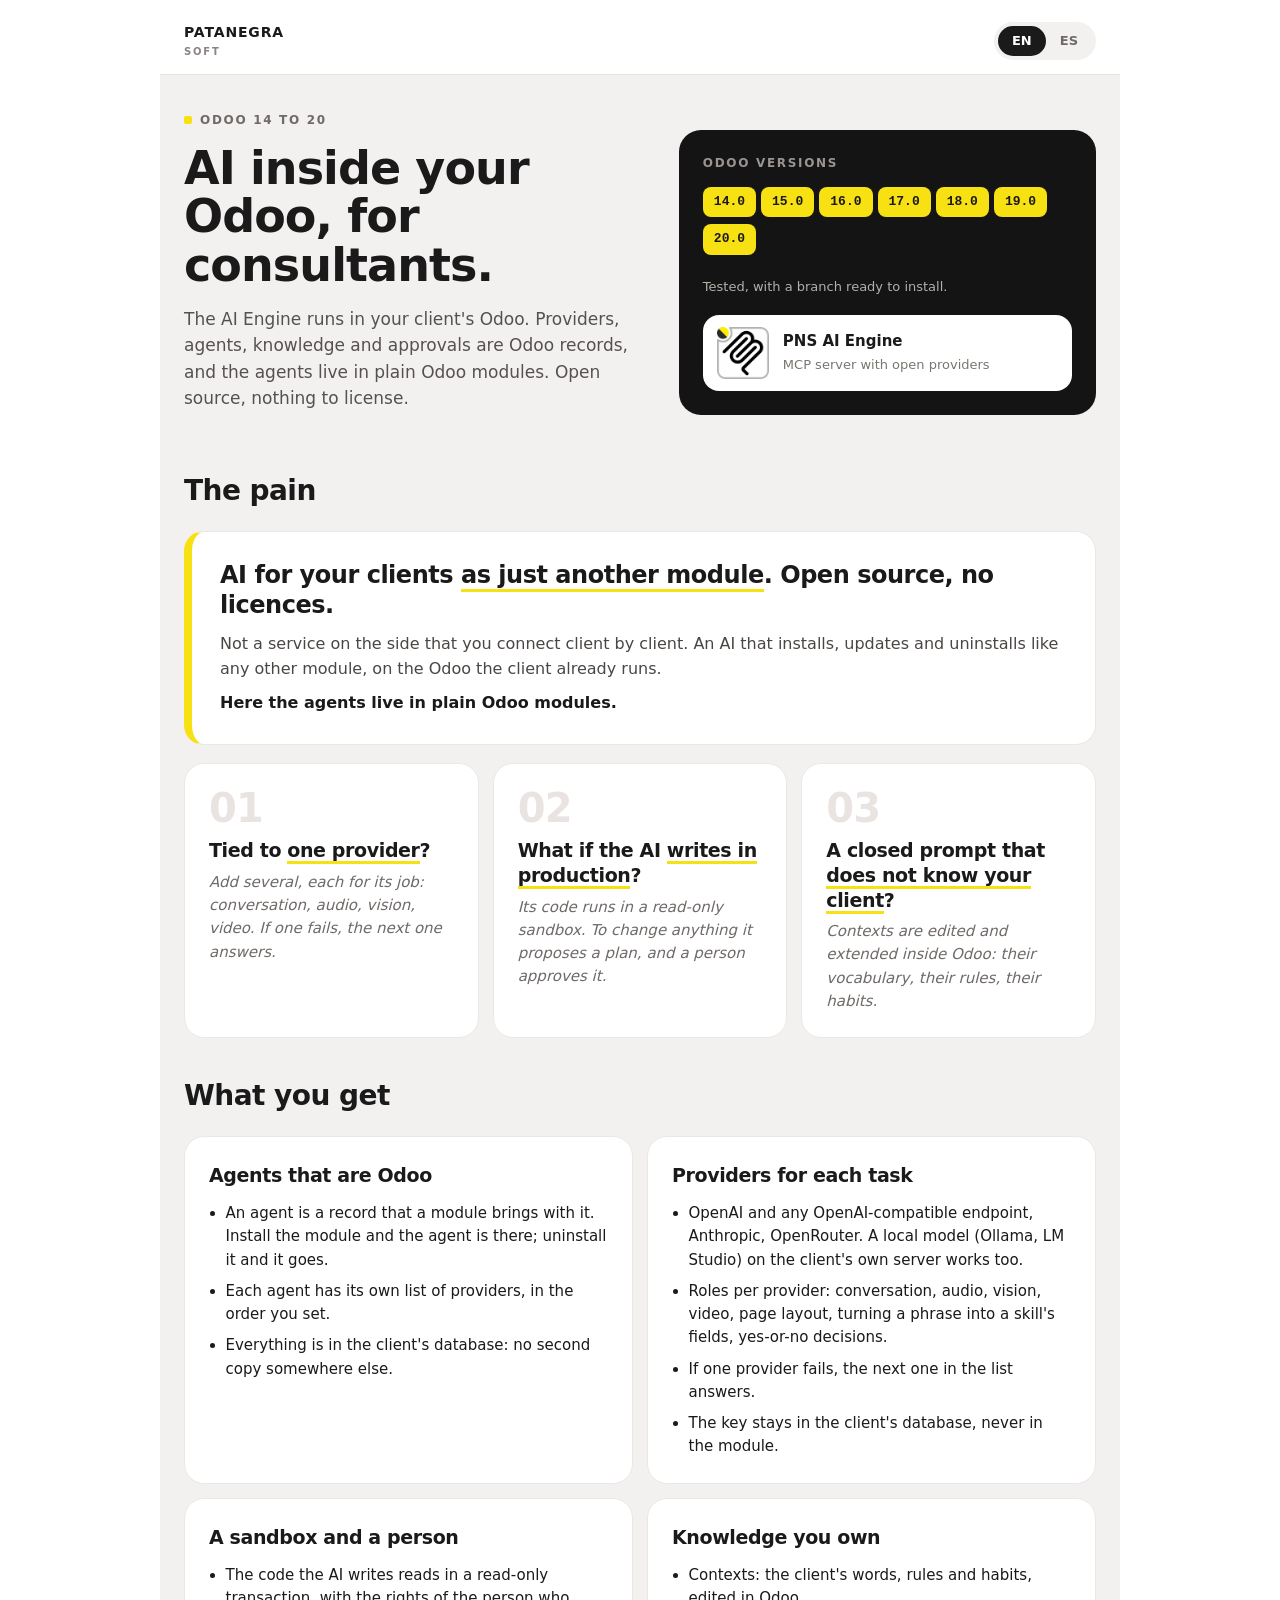
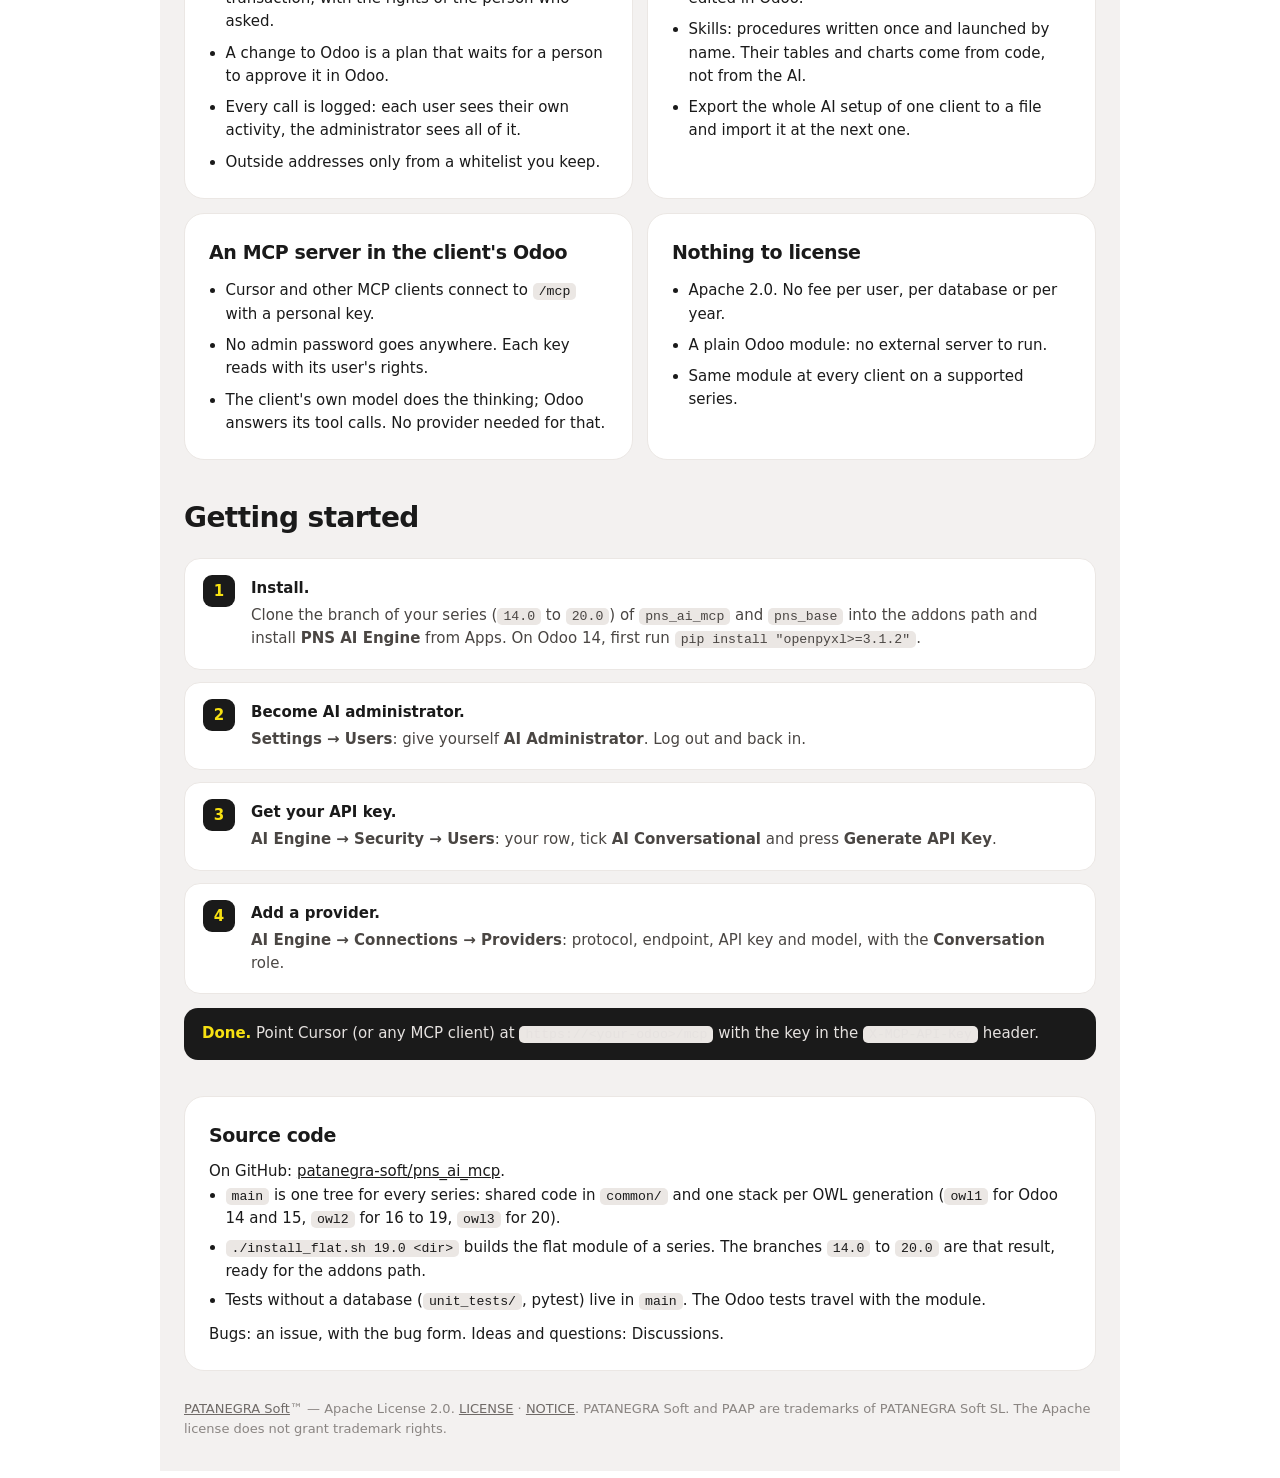
<file: pns_ai_mcp/static/description/index.html>
<!DOCTYPE html>
<html lang="en">
<head>
<meta charset="utf-8"/>
<meta http-equiv="Content-Type" content="text/html; charset=utf-8"/>
<meta name="tdm-reservation" content="0"/>
<title>PNS AI Engine</title>
</head>
<body>
<style>
.pb * { box-sizing: border-box !important }
.pb:not(:has(#es:target)) .pb-es { display: none !important }
.pb:has(#es:target) .pb-en { display: none !important }
.pb:has(#es:target) .pb-t-en { background: transparent !important; color: #6f6a67 !important }
.pb:has(#es:target) .pb-t-es { background: #1A1A1A !important; color: #fff !important }
.pb-big p:last-child { margin: 0 !important; font-weight: 600 !important; color: #1A1A1A !important }
.pb-feat li:last-child { margin-bottom: 0 !important }
.pb-steps li:before { content: counter(pbstep) !important; position: absolute !important; left: 18px !important; top: 16px !important; width: 32px !important; height: 32px !important; border-radius: 9px !important; background: #1A1A1A !important; color: #F7E112 !important; font-weight: 700 !important; text-align: center !important; line-height: 32px !important }
@media (min-width: 760px) {
  .pb-hero { display: grid !important; grid-template-columns: 1.1fr 1fr !important; gap: 36px !important; align-items: center !important }
  .pb-dark { margin-top: 0 !important }
  .pb h1 { font-size: 46px !important }
  .pb-pains { display: grid !important; grid-template-columns: repeat(3, 1fr) !important; gap: 14px !important }
  .pb-pain { margin-bottom: 0 !important }
  .pb-feats { display: grid !important; grid-template-columns: 1fr 1fr !important; gap: 14px !important }
  .pb-feat { margin-bottom: 0 !important }

  }
</style>
<div class="pb" style="max-width: 960px; margin: 0 auto; padding: 0 0 32px; background-color: #f3f1f0; color: #1A1A1A; font-family: Inter, 'Segoe UI', system-ui, -apple-system, sans-serif; font-size: 15px; line-height: 1.55">
  <span id="en" class="pb-target" style="display: block; height: 0; scroll-margin-top: 64px"></span>

  <div class="pb-bar" style="display: flex; align-items: center; padding: 14px 24px; background-color: #fff; border-bottom: 1px solid #e6e2e0; position: sticky; top: 0; z-index: 1">
    <div class="pb-brand" style="font-weight: 800; font-size: 14px; letter-spacing: 0.06em">PATANEGRA<small style="display: block; font-size: 10px; color: #8a8582; letter-spacing: 0.18em; font-weight: 600">SOFT</small></div>
    <div class="pb-tabs" style="background-color: #f3f1f0; border-radius: 999px; padding: 4px; white-space: nowrap; margin-left: auto"><a class="pb-t-en" href="#en" style="display: inline-block; padding: 5px 14px; border-radius: 999px; font-size: 13px; font-weight: 700; text-decoration: none; background-color: #1A1A1A; color: #fff">EN</a><a class="pb-t-es" href="#es" style="display: inline-block; padding: 5px 14px; border-radius: 999px; font-size: 13px; font-weight: 700; text-decoration: none; color: #6f6a67">ES</a></div>
  </div>

  <!-- ============================== ENGLISH ============================== -->
  <div class="pb-en" lang="en">

    <section class="pb-sec pb-hero" style="padding: 36px 24px 0; display: block">
      <div>
        <p class="pb-eyebrow" style="margin: 0 0 14px; font-size: 12px; font-weight: 700; letter-spacing: 0.14em; text-transform: uppercase; color: #6f6a67"><span style="display: inline-block; width: 8px; height: 8px; margin-right: 8px; border-radius: 2px; background-color: #F7E112"></span>Odoo 14 to 20</p>
        <h1 style="font-family: 'Space Grotesk', 'Segoe UI', system-ui, sans-serif; letter-spacing: -0.02em; margin: 0 0 16px; font-size: 40px; line-height: 1.06; font-weight: 700">AI inside your Odoo, for consultants.</h1>
        <p class="pb-lead" style="margin: 0 0 22px; font-size: 17px; color: #565150; max-width: 34em">
          The AI Engine runs in your client's Odoo. Providers, agents,
          knowledge and approvals are Odoo records, and the agents live in
          plain Odoo modules. Open source, nothing to license.
        </p>
      </div>
      <div class="pb-dark" style="margin-top: 24px; padding: 24px; border-radius: 22px; background-color: #141414; color: #fff">
        <p class="pb-dark-head" style="margin: 0 0 12px; font-size: 12px; font-weight: 700; letter-spacing: 0.14em; text-transform: uppercase; color: #9a9591">Odoo versions</p>
        <p class="pb-series"><a href="https://www.patanegra.com/ai-engine-odoo-14.html" style="text-decoration: none; display: inline-block; margin: 0 5px 7px 0; padding: 5px 11px; border-radius: 8px; font-family: ui-monospace, Consolas, Menlo, monospace; font-size: 13px; font-weight: 600; background-color: #F7E112; color: #1A1A1A">14.0</a><a href="https://www.patanegra.com/ai-engine-odoo-15.html" style="text-decoration: none; display: inline-block; margin: 0 5px 7px 0; padding: 5px 11px; border-radius: 8px; font-family: ui-monospace, Consolas, Menlo, monospace; font-size: 13px; font-weight: 600; background-color: #F7E112; color: #1A1A1A">15.0</a><a href="https://www.patanegra.com/ai-engine-odoo-16.html" style="text-decoration: none; display: inline-block; margin: 0 5px 7px 0; padding: 5px 11px; border-radius: 8px; font-family: ui-monospace, Consolas, Menlo, monospace; font-size: 13px; font-weight: 600; background-color: #F7E112; color: #1A1A1A">16.0</a><a href="https://www.patanegra.com/ai-engine-odoo-17.html" style="text-decoration: none; display: inline-block; margin: 0 5px 7px 0; padding: 5px 11px; border-radius: 8px; font-family: ui-monospace, Consolas, Menlo, monospace; font-size: 13px; font-weight: 600; background-color: #F7E112; color: #1A1A1A">17.0</a><a href="https://www.patanegra.com/ai-engine-odoo-18.html" style="text-decoration: none; display: inline-block; margin: 0 5px 7px 0; padding: 5px 11px; border-radius: 8px; font-family: ui-monospace, Consolas, Menlo, monospace; font-size: 13px; font-weight: 600; background-color: #F7E112; color: #1A1A1A">18.0</a><a href="https://www.patanegra.com/ai-engine-odoo-19.html" style="text-decoration: none; display: inline-block; margin: 0 5px 7px 0; padding: 5px 11px; border-radius: 8px; font-family: ui-monospace, Consolas, Menlo, monospace; font-size: 13px; font-weight: 600; background-color: #F7E112; color: #1A1A1A">19.0</a><a href="https://www.patanegra.com/ai-engine-odoo-20.html" style="text-decoration: none; display: inline-block; margin: 0 5px 7px 0; padding: 5px 11px; border-radius: 8px; font-family: ui-monospace, Consolas, Menlo, monospace; font-size: 13px; font-weight: 600; background-color: #F7E112; color: #1A1A1A">20.0</a></p>
        <p class="pb-dark-note" style="margin: 6px 0 18px; font-size: 13px; color: #b4afab">Tested, with a branch ready to install.</p>
        <div class="pb-app" style="display: flex; align-items: center; padding: 12px 14px; border-radius: 16px; background-color: #fff; color: #1A1A1A">
          <img src="icon.png" alt="PNS AI Engine" style="width: 52px; height: 52px; flex: none; display: block" />
          <div style="margin-left: 14px"><b style="display: block; font-size: 15px">PNS AI Engine</b><span style="font-size: 13px; color: #7a7570">MCP server with open providers</span></div>
        </div>
      </div>
    </section>

    <section class="pb-sec" style="padding: 36px 24px 0">
      <h2 style="font-family: 'Space Grotesk', 'Segoe UI', system-ui, sans-serif; letter-spacing: -0.02em; margin: 0 0 18px; font-size: 28px; font-weight: 700">The pain</h2>
      <div class="pb-big" style="padding: 28px; border-radius: 20px; background-color: #fff; border: 1px solid #ebe7e4; border-left-width: 8px; border-left-style: solid; border-left-color: #F7E112">
        <h3 style="font-family: 'Space Grotesk', 'Segoe UI', system-ui, sans-serif; letter-spacing: -0.02em; margin: 0 0 12px; font-size: 24px; line-height: 1.25">AI for your clients <em style="font-style: normal; border-bottom: 3px solid #F7E112">as just another module</em>. Open source, no licences.</h3>
        <p style="margin: 0 0 10px; color: #4a4643; font-size: 16px">
          Not a service on the side that you connect client by client. An AI
          that installs, updates and uninstalls like any other module, on the
          Odoo the client already runs.
        </p>
        <p style="margin: 0 0 10px; color: #4a4643; font-size: 16px">Here the agents live in plain Odoo modules.</p>
      </div>
      <div class="pb-pains" style="margin-top: 18px">
        <div class="pb-pain" style="margin-bottom: 14px; padding: 24px; border-radius: 20px; background-color: #fff; border: 1px solid #ebe7e4">
          <span class="pb-n" style="display: block; margin-bottom: 10px; font-size: 40px; font-weight: 700; color: #e9e4e1; line-height: 1; font-family: 'Space Grotesk', 'Segoe UI', system-ui, sans-serif; letter-spacing: -0.02em">01</span>
          <h3 style="font-family: 'Space Grotesk', 'Segoe UI', system-ui, sans-serif; letter-spacing: -0.02em; margin: 0 0 8px; font-size: 19px; line-height: 1.3; font-weight: 600">Tied to <em style="font-style: normal; border-bottom: 3px solid #F7E112">one provider</em>?</h3>
          <p style="margin: 0; font-style: italic; color: #6f6a67">Add several, each for its job: conversation, audio, vision, video. If one fails, the next one answers.</p>
        </div>
        <div class="pb-pain" style="margin-bottom: 14px; padding: 24px; border-radius: 20px; background-color: #fff; border: 1px solid #ebe7e4">
          <span class="pb-n" style="display: block; margin-bottom: 10px; font-size: 40px; font-weight: 700; color: #e9e4e1; line-height: 1; font-family: 'Space Grotesk', 'Segoe UI', system-ui, sans-serif; letter-spacing: -0.02em">02</span>
          <h3 style="font-family: 'Space Grotesk', 'Segoe UI', system-ui, sans-serif; letter-spacing: -0.02em; margin: 0 0 8px; font-size: 19px; line-height: 1.3; font-weight: 600">What if the AI <em style="font-style: normal; border-bottom: 3px solid #F7E112">writes in production</em>?</h3>
          <p style="margin: 0; font-style: italic; color: #6f6a67">Its code runs in a read-only sandbox. To change anything it proposes a plan, and a person approves it.</p>
        </div>
        <div class="pb-pain" style="margin-bottom: 14px; padding: 24px; border-radius: 20px; background-color: #fff; border: 1px solid #ebe7e4">
          <span class="pb-n" style="display: block; margin-bottom: 10px; font-size: 40px; font-weight: 700; color: #e9e4e1; line-height: 1; font-family: 'Space Grotesk', 'Segoe UI', system-ui, sans-serif; letter-spacing: -0.02em">03</span>
          <h3 style="font-family: 'Space Grotesk', 'Segoe UI', system-ui, sans-serif; letter-spacing: -0.02em; margin: 0 0 8px; font-size: 19px; line-height: 1.3; font-weight: 600">A closed prompt that <em style="font-style: normal; border-bottom: 3px solid #F7E112">does not know your client</em>?</h3>
          <p style="margin: 0; font-style: italic; color: #6f6a67">Contexts are edited and extended inside Odoo: their vocabulary, their rules, their habits.</p>
        </div>
      </div>
    </section>

    <section class="pb-sec" style="padding: 36px 24px 0">
      <h2 style="font-family: 'Space Grotesk', 'Segoe UI', system-ui, sans-serif; letter-spacing: -0.02em; margin: 0 0 18px; font-size: 28px; font-weight: 700">What you get</h2>
      <div class="pb-feats">
        <div class="pb-feat" style="margin-bottom: 14px; padding: 24px; border-radius: 20px; background-color: #fff; border: 1px solid #ebe7e4">
          <h3 style="font-family: 'Space Grotesk', 'Segoe UI', system-ui, sans-serif; letter-spacing: -0.02em; margin: 0 0 12px; font-size: 19px">Agents that are Odoo</h3>
          <ul style="margin: 0; padding-left: 1.1em">
            <li style="margin: 0 0 8px">An agent is a record that a module brings with it. Install the module and the agent is there; uninstall it and it goes.</li>
            <li style="margin: 0 0 8px">Each agent has its own list of providers, in the order you set.</li>
            <li style="margin: 0 0 8px">Everything is in the client's database: no second copy somewhere else.</li>
          </ul>
        </div>
        <div class="pb-feat" style="margin-bottom: 14px; padding: 24px; border-radius: 20px; background-color: #fff; border: 1px solid #ebe7e4">
          <h3 style="font-family: 'Space Grotesk', 'Segoe UI', system-ui, sans-serif; letter-spacing: -0.02em; margin: 0 0 12px; font-size: 19px">Providers for each task</h3>
          <ul style="margin: 0; padding-left: 1.1em">
            <li style="margin: 0 0 8px">OpenAI and any OpenAI-compatible endpoint, Anthropic, OpenRouter. A local model (Ollama, LM Studio) on the client's own server works too.</li>
            <li style="margin: 0 0 8px">Roles per provider: conversation, audio, vision, video, page layout, turning a phrase into a skill's fields, yes-or-no decisions.</li>
            <li style="margin: 0 0 8px">If one provider fails, the next one in the list answers.</li>
            <li style="margin: 0 0 8px">The key stays in the client's database, never in the module.</li>
          </ul>
        </div>
        <div class="pb-feat" style="margin-bottom: 14px; padding: 24px; border-radius: 20px; background-color: #fff; border: 1px solid #ebe7e4">
          <h3 style="font-family: 'Space Grotesk', 'Segoe UI', system-ui, sans-serif; letter-spacing: -0.02em; margin: 0 0 12px; font-size: 19px">A sandbox and a person</h3>
          <ul style="margin: 0; padding-left: 1.1em">
            <li style="margin: 0 0 8px">The code the AI writes reads in a read-only transaction, with the rights of the person who asked.</li>
            <li style="margin: 0 0 8px">A change to Odoo is a plan that waits for a person to approve it in Odoo.</li>
            <li style="margin: 0 0 8px">Every call is logged: each user sees their own activity, the administrator sees all of it.</li>
            <li style="margin: 0 0 8px">Outside addresses only from a whitelist you keep.</li>
          </ul>
        </div>
        <div class="pb-feat" style="margin-bottom: 14px; padding: 24px; border-radius: 20px; background-color: #fff; border: 1px solid #ebe7e4">
          <h3 style="font-family: 'Space Grotesk', 'Segoe UI', system-ui, sans-serif; letter-spacing: -0.02em; margin: 0 0 12px; font-size: 19px">Knowledge you own</h3>
          <ul style="margin: 0; padding-left: 1.1em">
            <li style="margin: 0 0 8px">Contexts: the client's words, rules and habits, edited in Odoo.</li>
            <li style="margin: 0 0 8px">Skills: procedures written once and launched by name. Their tables and charts come from code, not from the AI.</li>
            <li style="margin: 0 0 8px">Export the whole AI setup of one client to a file and import it at the next one.</li>
          </ul>
        </div>
        <div class="pb-feat" style="margin-bottom: 14px; padding: 24px; border-radius: 20px; background-color: #fff; border: 1px solid #ebe7e4">
          <h3 style="font-family: 'Space Grotesk', 'Segoe UI', system-ui, sans-serif; letter-spacing: -0.02em; margin: 0 0 12px; font-size: 19px">An MCP server in the client's Odoo</h3>
          <ul style="margin: 0; padding-left: 1.1em">
            <li style="margin: 0 0 8px">Cursor and other MCP clients connect to <code style="font-family: ui-monospace, Consolas, Menlo, monospace; font-size: 0.88em; background-color: #ebe7e4; padding: 1px 6px; border-radius: 5px">/mcp</code> with a personal key.</li>
            <li style="margin: 0 0 8px">No admin password goes anywhere. Each key reads with its user's rights.</li>
            <li style="margin: 0 0 8px">The client's own model does the thinking; Odoo answers its tool calls. No provider needed for that.</li>
          </ul>
        </div>
        <div class="pb-feat" style="margin-bottom: 14px; padding: 24px; border-radius: 20px; background-color: #fff; border: 1px solid #ebe7e4">
          <h3 style="font-family: 'Space Grotesk', 'Segoe UI', system-ui, sans-serif; letter-spacing: -0.02em; margin: 0 0 12px; font-size: 19px">Nothing to license</h3>
          <ul style="margin: 0; padding-left: 1.1em">
            <li style="margin: 0 0 8px">Apache 2.0. No fee per user, per database or per year.</li>
            <li style="margin: 0 0 8px">A plain Odoo module: no external server to run.</li>
            <li style="margin: 0 0 8px">Same module at every client on a supported series.</li>
          </ul>
        </div>
      </div>
    </section>

    <section class="pb-sec" style="padding: 36px 24px 0">
      <h2 style="font-family: 'Space Grotesk', 'Segoe UI', system-ui, sans-serif; letter-spacing: -0.02em; margin: 0 0 18px; font-size: 28px; font-weight: 700">Getting started</h2>
      <ol class="pb-steps" style="margin: 0; padding: 0; list-style: none; counter-reset: pbstep">
        <li style="position: relative; margin-bottom: 12px; padding: 18px 20px 18px 66px; border-radius: 16px; background-color: #fff; border: 1px solid #ebe7e4; counter-increment: pbstep">
          <b style="display: block; margin-bottom: 4px">Install.</b>
          <p style="margin: 0; color: #4a4643">Clone the branch of your series (<code style="font-family: ui-monospace, Consolas, Menlo, monospace; font-size: 0.88em; background-color: #ebe7e4; padding: 1px 6px; border-radius: 5px">14.0</code> to <code style="font-family: ui-monospace, Consolas, Menlo, monospace; font-size: 0.88em; background-color: #ebe7e4; padding: 1px 6px; border-radius: 5px">20.0</code>) of <code style="font-family: ui-monospace, Consolas, Menlo, monospace; font-size: 0.88em; background-color: #ebe7e4; padding: 1px 6px; border-radius: 5px">pns_ai_mcp</code> and <code style="font-family: ui-monospace, Consolas, Menlo, monospace; font-size: 0.88em; background-color: #ebe7e4; padding: 1px 6px; border-radius: 5px">pns_base</code> into the addons path and install <strong>PNS AI Engine</strong> from Apps. On Odoo 14, first run <code style="font-family: ui-monospace, Consolas, Menlo, monospace; font-size: 0.88em; background-color: #ebe7e4; padding: 1px 6px; border-radius: 5px">pip install "openpyxl&gt;=3.1.2"</code>.</p>
        </li>
        <li style="position: relative; margin-bottom: 12px; padding: 18px 20px 18px 66px; border-radius: 16px; background-color: #fff; border: 1px solid #ebe7e4; counter-increment: pbstep">
          <b style="display: block; margin-bottom: 4px">Become AI administrator.</b>
          <p style="margin: 0; color: #4a4643"><strong>Settings &rarr; Users</strong>: give yourself <strong>AI Administrator</strong>. Log out and back in.</p>
        </li>
        <li style="position: relative; margin-bottom: 12px; padding: 18px 20px 18px 66px; border-radius: 16px; background-color: #fff; border: 1px solid #ebe7e4; counter-increment: pbstep">
          <b style="display: block; margin-bottom: 4px">Get your API key.</b>
          <p style="margin: 0; color: #4a4643"><strong>AI Engine &rarr; Security &rarr; Users</strong>: your row, tick <strong>AI Conversational</strong> and press <strong>Generate API Key</strong>.</p>
        </li>
        <li style="position: relative; margin-bottom: 12px; padding: 18px 20px 18px 66px; border-radius: 16px; background-color: #fff; border: 1px solid #ebe7e4; counter-increment: pbstep">
          <b style="display: block; margin-bottom: 4px">Add a provider.</b>
          <p style="margin: 0; color: #4a4643"><strong>AI Engine &rarr; Connections &rarr; Providers</strong>: protocol, endpoint, API key and model, with the <strong>Conversation</strong> role.</p>
        </li>
      </ol>
      <p class="pb-tip" style="margin: 14px 0 0; padding: 14px 18px; border-radius: 14px; background-color: #1A1A1A; color: #e6e2e0"><b style="color: #F7E112">Done.</b> Point Cursor (or any MCP client) at <code style="font-family: ui-monospace, Consolas, Menlo, monospace; font-size: 0.88em; background-color: #ebe7e4; padding: 1px 6px; border-radius: 5px">https://&lt;your-odoo&gt;/mcp</code> with the key in the <code style="font-family: ui-monospace, Consolas, Menlo, monospace; font-size: 0.88em; background-color: #ebe7e4; padding: 1px 6px; border-radius: 5px">X-MCP-API-Key</code> header.</p>
    </section>

    <section class="pb-sec" style="padding: 36px 24px 0">
      <div class="pb-src" style="padding: 24px; border-radius: 20px; background-color: #fff; border: 1px solid #ebe7e4">
        <h3 style="font-family: 'Space Grotesk', 'Segoe UI', system-ui, sans-serif; letter-spacing: -0.02em; margin: 0 0 10px; font-size: 19px">Source code</h3>
        <p style="margin: 0">On GitHub: <a href="https://github.com/patanegra-soft/pns_ai_mcp" style="color: #1A1A1A">patanegra-soft/pns_ai_mcp</a>.</p>
        <ul style="margin: 0 0 10px; padding-left: 1.1em">
          <li style="margin: 0 0 6px"><code style="font-family: ui-monospace, Consolas, Menlo, monospace; font-size: 0.88em; background-color: #ebe7e4; padding: 1px 6px; border-radius: 5px">main</code> is one tree for every series: shared code in <code style="font-family: ui-monospace, Consolas, Menlo, monospace; font-size: 0.88em; background-color: #ebe7e4; padding: 1px 6px; border-radius: 5px">common/</code> and one stack per OWL generation (<code style="font-family: ui-monospace, Consolas, Menlo, monospace; font-size: 0.88em; background-color: #ebe7e4; padding: 1px 6px; border-radius: 5px">owl1</code> for Odoo 14 and 15, <code style="font-family: ui-monospace, Consolas, Menlo, monospace; font-size: 0.88em; background-color: #ebe7e4; padding: 1px 6px; border-radius: 5px">owl2</code> for 16 to 19, <code style="font-family: ui-monospace, Consolas, Menlo, monospace; font-size: 0.88em; background-color: #ebe7e4; padding: 1px 6px; border-radius: 5px">owl3</code> for 20).</li>
          <li style="margin: 0 0 6px"><code style="font-family: ui-monospace, Consolas, Menlo, monospace; font-size: 0.88em; background-color: #ebe7e4; padding: 1px 6px; border-radius: 5px">./install_flat.sh 19.0 &lt;dir&gt;</code> builds the flat module of a series. The branches <code style="font-family: ui-monospace, Consolas, Menlo, monospace; font-size: 0.88em; background-color: #ebe7e4; padding: 1px 6px; border-radius: 5px">14.0</code> to <code style="font-family: ui-monospace, Consolas, Menlo, monospace; font-size: 0.88em; background-color: #ebe7e4; padding: 1px 6px; border-radius: 5px">20.0</code> are that result, ready for the addons path.</li>
          <li style="margin: 0 0 6px">Tests without a database (<code style="font-family: ui-monospace, Consolas, Menlo, monospace; font-size: 0.88em; background-color: #ebe7e4; padding: 1px 6px; border-radius: 5px">unit_tests/</code>, pytest) live in <code style="font-family: ui-monospace, Consolas, Menlo, monospace; font-size: 0.88em; background-color: #ebe7e4; padding: 1px 6px; border-radius: 5px">main</code>. The Odoo tests travel with the module.</li>
        </ul>
        <p style="margin: 0">Bugs: an issue, with the bug form. Ideas and questions: Discussions.</p>
      </div>
    </section>

  </div>

  <!-- ============================== ESPA&#209;OL ============================== -->
  <span id="es" class="pb-target" style="display: block; height: 0; scroll-margin-top: 64px"></span>
  <div class="pb-es" lang="es">

    <section class="pb-sec pb-hero" style="padding: 36px 24px 0; display: block">
      <div>
        <p class="pb-eyebrow" style="margin: 0 0 14px; font-size: 12px; font-weight: 700; letter-spacing: 0.14em; text-transform: uppercase; color: #6f6a67"><span style="display: inline-block; width: 8px; height: 8px; margin-right: 8px; border-radius: 2px; background-color: #F7E112"></span>Odoo 14 a 20</p>
        <h1 style="font-family: 'Space Grotesk', 'Segoe UI', system-ui, sans-serif; letter-spacing: -0.02em; margin: 0 0 16px; font-size: 40px; line-height: 1.06; font-weight: 700">IA dentro de tu Odoo, para consultores.</h1>
        <p class="pb-lead" style="margin: 0 0 22px; font-size: 17px; color: #565150; max-width: 34em">
          El Motor de IA corre en el Odoo de tu cliente. Proveedores,
          agentes, conocimiento y aprobaciones son registros de Odoo, y los
          agentes viven en m&#243;dulos normales de Odoo. C&#243;digo abierto, nada que licenciar.
        </p>
      </div>
      <div class="pb-dark" style="margin-top: 24px; padding: 24px; border-radius: 22px; background-color: #141414; color: #fff">
        <p class="pb-dark-head" style="margin: 0 0 12px; font-size: 12px; font-weight: 700; letter-spacing: 0.14em; text-transform: uppercase; color: #9a9591">Versiones de Odoo</p>
        <p class="pb-series"><a href="https://www.patanegra.com/es/ai-engine-odoo-14.html" style="text-decoration: none; display: inline-block; margin: 0 5px 7px 0; padding: 5px 11px; border-radius: 8px; font-family: ui-monospace, Consolas, Menlo, monospace; font-size: 13px; font-weight: 600; background-color: #F7E112; color: #1A1A1A">14.0</a><a href="https://www.patanegra.com/es/ai-engine-odoo-15.html" style="text-decoration: none; display: inline-block; margin: 0 5px 7px 0; padding: 5px 11px; border-radius: 8px; font-family: ui-monospace, Consolas, Menlo, monospace; font-size: 13px; font-weight: 600; background-color: #F7E112; color: #1A1A1A">15.0</a><a href="https://www.patanegra.com/es/ai-engine-odoo-16.html" style="text-decoration: none; display: inline-block; margin: 0 5px 7px 0; padding: 5px 11px; border-radius: 8px; font-family: ui-monospace, Consolas, Menlo, monospace; font-size: 13px; font-weight: 600; background-color: #F7E112; color: #1A1A1A">16.0</a><a href="https://www.patanegra.com/es/ai-engine-odoo-17.html" style="text-decoration: none; display: inline-block; margin: 0 5px 7px 0; padding: 5px 11px; border-radius: 8px; font-family: ui-monospace, Consolas, Menlo, monospace; font-size: 13px; font-weight: 600; background-color: #F7E112; color: #1A1A1A">17.0</a><a href="https://www.patanegra.com/es/ai-engine-odoo-18.html" style="text-decoration: none; display: inline-block; margin: 0 5px 7px 0; padding: 5px 11px; border-radius: 8px; font-family: ui-monospace, Consolas, Menlo, monospace; font-size: 13px; font-weight: 600; background-color: #F7E112; color: #1A1A1A">18.0</a><a href="https://www.patanegra.com/es/ai-engine-odoo-19.html" style="text-decoration: none; display: inline-block; margin: 0 5px 7px 0; padding: 5px 11px; border-radius: 8px; font-family: ui-monospace, Consolas, Menlo, monospace; font-size: 13px; font-weight: 600; background-color: #F7E112; color: #1A1A1A">19.0</a><a href="https://www.patanegra.com/es/ai-engine-odoo-20.html" style="text-decoration: none; display: inline-block; margin: 0 5px 7px 0; padding: 5px 11px; border-radius: 8px; font-family: ui-monospace, Consolas, Menlo, monospace; font-size: 13px; font-weight: 600; background-color: #F7E112; color: #1A1A1A">20.0</a></p>
        <p class="pb-dark-note" style="margin: 6px 0 18px; font-size: 13px; color: #b4afab">Probadas, con una rama lista para instalar.</p>
        <div class="pb-app" style="display: flex; align-items: center; padding: 12px 14px; border-radius: 16px; background-color: #fff; color: #1A1A1A">
          <img src="icon.png" alt="PNS AI Engine" style="width: 52px; height: 52px; flex: none; display: block" />
          <div style="margin-left: 14px"><b style="display: block; font-size: 15px">PNS AI Engine</b><span style="font-size: 13px; color: #7a7570">Servidor MCP con proveedores abiertos</span></div>
        </div>
      </div>
    </section>

    <section class="pb-sec" style="padding: 36px 24px 0">
      <h2 style="font-family: 'Space Grotesk', 'Segoe UI', system-ui, sans-serif; letter-spacing: -0.02em; margin: 0 0 18px; font-size: 28px; font-weight: 700">El dolor</h2>
      <div class="pb-big" style="padding: 28px; border-radius: 20px; background-color: #fff; border: 1px solid #ebe7e4; border-left-width: 8px; border-left-style: solid; border-left-color: #F7E112">
        <h3 style="font-family: 'Space Grotesk', 'Segoe UI', system-ui, sans-serif; letter-spacing: -0.02em; margin: 0 0 12px; font-size: 24px; line-height: 1.25">IA para tus clientes <em style="font-style: normal; border-bottom: 3px solid #F7E112">como un m&#243;dulo m&#225;s</em>. C&#243;digo abierto, sin licencias.</h3>
        <p style="margin: 0 0 10px; color: #4a4643; font-size: 16px">
          No un servicio al lado que conectas cliente a cliente. Una IA que se
          instala, se actualiza y se desinstala como cualquier otro m&#243;dulo, en
          el Odoo que el cliente ya tiene.
        </p>
        <p style="margin: 0 0 10px; color: #4a4643; font-size: 16px">Aqu&#237; los agentes viven en m&#243;dulos normales de Odoo.</p>
      </div>
      <div class="pb-pains" style="margin-top: 18px">
        <div class="pb-pain" style="margin-bottom: 14px; padding: 24px; border-radius: 20px; background-color: #fff; border: 1px solid #ebe7e4">
          <span class="pb-n" style="display: block; margin-bottom: 10px; font-size: 40px; font-weight: 700; color: #e9e4e1; line-height: 1; font-family: 'Space Grotesk', 'Segoe UI', system-ui, sans-serif; letter-spacing: -0.02em">01</span>
          <h3 style="font-family: 'Space Grotesk', 'Segoe UI', system-ui, sans-serif; letter-spacing: -0.02em; margin: 0 0 8px; font-size: 19px; line-height: 1.3; font-weight: 600">&#191;Atado a <em style="font-style: normal; border-bottom: 3px solid #F7E112">un proveedor</em>?</h3>
          <p style="margin: 0; font-style: italic; color: #6f6a67">Pon varios, cada uno para lo suyo: conversaci&#243;n, audio, imagen, v&#237;deo. Si uno cae, responde el siguiente.</p>
        </div>
        <div class="pb-pain" style="margin-bottom: 14px; padding: 24px; border-radius: 20px; background-color: #fff; border: 1px solid #ebe7e4">
          <span class="pb-n" style="display: block; margin-bottom: 10px; font-size: 40px; font-weight: 700; color: #e9e4e1; line-height: 1; font-family: 'Space Grotesk', 'Segoe UI', system-ui, sans-serif; letter-spacing: -0.02em">02</span>
          <h3 style="font-family: 'Space Grotesk', 'Segoe UI', system-ui, sans-serif; letter-spacing: -0.02em; margin: 0 0 8px; font-size: 19px; line-height: 1.3; font-weight: 600">&#191;Y si la IA <em style="font-style: normal; border-bottom: 3px solid #F7E112">escribe en producci&#243;n</em>?</h3>
          <p style="margin: 0; font-style: italic; color: #6f6a67">Su c&#243;digo corre en una caja de arena de solo lectura. Para cambiar algo propone un plan, y lo aprueba una persona.</p>
        </div>
        <div class="pb-pain" style="margin-bottom: 14px; padding: 24px; border-radius: 20px; background-color: #fff; border: 1px solid #ebe7e4">
          <span class="pb-n" style="display: block; margin-bottom: 10px; font-size: 40px; font-weight: 700; color: #e9e4e1; line-height: 1; font-family: 'Space Grotesk', 'Segoe UI', system-ui, sans-serif; letter-spacing: -0.02em">03</span>
          <h3 style="font-family: 'Space Grotesk', 'Segoe UI', system-ui, sans-serif; letter-spacing: -0.02em; margin: 0 0 8px; font-size: 19px; line-height: 1.3; font-weight: 600">&#191;Un prompt cerrado que <em style="font-style: normal; border-bottom: 3px solid #F7E112">no conoce a tu cliente</em>?</h3>
          <p style="margin: 0; font-style: italic; color: #6f6a67">Los contextos se editan y se ampl&#237;an en el propio Odoo: su vocabulario, sus reglas, sus costumbres.</p>
        </div>
      </div>
    </section>

    <section class="pb-sec" style="padding: 36px 24px 0">
      <h2 style="font-family: 'Space Grotesk', 'Segoe UI', system-ui, sans-serif; letter-spacing: -0.02em; margin: 0 0 18px; font-size: 28px; font-weight: 700">Qu&#233; te llevas</h2>
      <div class="pb-feats">
        <div class="pb-feat" style="margin-bottom: 14px; padding: 24px; border-radius: 20px; background-color: #fff; border: 1px solid #ebe7e4">
          <h3 style="font-family: 'Space Grotesk', 'Segoe UI', system-ui, sans-serif; letter-spacing: -0.02em; margin: 0 0 12px; font-size: 19px">Agentes que son Odoo</h3>
          <ul style="margin: 0; padding-left: 1.1em">
            <li style="margin: 0 0 8px">Un agente es un registro que trae un m&#243;dulo. Instalas el m&#243;dulo y el agente est&#225;; lo desinstalas y se va.</li>
            <li style="margin: 0 0 8px">Cada agente tiene su propia lista de proveedores, en el orden que t&#250; pongas.</li>
            <li style="margin: 0 0 8px">Todo est&#225; en la base de datos del cliente: no hay una segunda copia en otro sitio.</li>
          </ul>
        </div>
        <div class="pb-feat" style="margin-bottom: 14px; padding: 24px; border-radius: 20px; background-color: #fff; border: 1px solid #ebe7e4">
          <h3 style="font-family: 'Space Grotesk', 'Segoe UI', system-ui, sans-serif; letter-spacing: -0.02em; margin: 0 0 12px; font-size: 19px">Proveedores para cada tarea</h3>
          <ul style="margin: 0; padding-left: 1.1em">
            <li style="margin: 0 0 8px">OpenAI y cualquier servicio compatible con OpenAI, Anthropic, OpenRouter. Tambi&#233;n un modelo local (Ollama, LM Studio) en el propio servidor del cliente.</li>
            <li style="margin: 0 0 8px">Roles por proveedor: conversaci&#243;n, audio, imagen, v&#237;deo, maquetar una p&#225;gina, pasar una frase a los campos de un skill, decisiones de s&#237; o no.</li>
            <li style="margin: 0 0 8px">Si un proveedor falla, responde el siguiente de la lista.</li>
            <li style="margin: 0 0 8px">La clave se queda en la base de datos del cliente, nunca en el m&#243;dulo.</li>
          </ul>
        </div>
        <div class="pb-feat" style="margin-bottom: 14px; padding: 24px; border-radius: 20px; background-color: #fff; border: 1px solid #ebe7e4">
          <h3 style="font-family: 'Space Grotesk', 'Segoe UI', system-ui, sans-serif; letter-spacing: -0.02em; margin: 0 0 12px; font-size: 19px">Una caja de arena y una persona</h3>
          <ul style="margin: 0; padding-left: 1.1em">
            <li style="margin: 0 0 8px">El c&#243;digo que escribe la IA lee en una transacci&#243;n de solo lectura, con los permisos de quien pregunt&#243;.</li>
            <li style="margin: 0 0 8px">Un cambio en Odoo es un plan que espera a que una persona lo apruebe en Odoo.</li>
            <li style="margin: 0 0 8px">Cada llamada queda registrada: cada usuario ve su actividad, el administrador la de todos.</li>
            <li style="margin: 0 0 8px">Direcciones de fuera, solo las de una lista blanca que t&#250; mantienes.</li>
          </ul>
        </div>
        <div class="pb-feat" style="margin-bottom: 14px; padding: 24px; border-radius: 20px; background-color: #fff; border: 1px solid #ebe7e4">
          <h3 style="font-family: 'Space Grotesk', 'Segoe UI', system-ui, sans-serif; letter-spacing: -0.02em; margin: 0 0 12px; font-size: 19px">Conocimiento tuyo</h3>
          <ul style="margin: 0; padding-left: 1.1em">
            <li style="margin: 0 0 8px">Contextos: las palabras, reglas y costumbres del cliente, editadas en Odoo.</li>
            <li style="margin: 0 0 8px">Skills: procedimientos que se escriben una vez y se lanzan por su nombre. Sus tablas y gr&#225;ficos salen del c&#243;digo, no de la IA.</li>
            <li style="margin: 0 0 8px">Exportas toda la configuraci&#243;n de IA de un cliente a un fichero y la importas en el siguiente.</li>
          </ul>
        </div>
        <div class="pb-feat" style="margin-bottom: 14px; padding: 24px; border-radius: 20px; background-color: #fff; border: 1px solid #ebe7e4">
          <h3 style="font-family: 'Space Grotesk', 'Segoe UI', system-ui, sans-serif; letter-spacing: -0.02em; margin: 0 0 12px; font-size: 19px">Un servidor MCP en el Odoo del cliente</h3>
          <ul style="margin: 0; padding-left: 1.1em">
            <li style="margin: 0 0 8px">Cursor y otros clientes MCP se conectan a <code style="font-family: ui-monospace, Consolas, Menlo, monospace; font-size: 0.88em; background-color: #ebe7e4; padding: 1px 6px; border-radius: 5px">/mcp</code> con una clave personal.</li>
            <li style="margin: 0 0 8px">Ninguna contrase&#241;a de administrador sale de Odoo. Cada clave lee con los permisos de su usuario.</li>
            <li style="margin: 0 0 8px">Piensa el modelo del propio cliente MCP; Odoo responde a sus llamadas. Para eso no hace falta proveedor.</li>
          </ul>
        </div>
        <div class="pb-feat" style="margin-bottom: 14px; padding: 24px; border-radius: 20px; background-color: #fff; border: 1px solid #ebe7e4">
          <h3 style="font-family: 'Space Grotesk', 'Segoe UI', system-ui, sans-serif; letter-spacing: -0.02em; margin: 0 0 12px; font-size: 19px">Nada que licenciar</h3>
          <ul style="margin: 0; padding-left: 1.1em">
            <li style="margin: 0 0 8px">Apache 2.0. Sin cuota por usuario, por base de datos ni por a&#241;o.</li>
            <li style="margin: 0 0 8px">Un m&#243;dulo de Odoo normal: sin servidor externo que mantener.</li>
            <li style="margin: 0 0 8px">El mismo m&#243;dulo en todos los clientes de una versi&#243;n soportada.</li>
          </ul>
        </div>
      </div>
    </section>

    <section class="pb-sec" style="padding: 36px 24px 0">
      <h2 style="font-family: 'Space Grotesk', 'Segoe UI', system-ui, sans-serif; letter-spacing: -0.02em; margin: 0 0 18px; font-size: 28px; font-weight: 700">Puesta en marcha</h2>
      <ol class="pb-steps" style="margin: 0; padding: 0; list-style: none; counter-reset: pbstep">
        <li style="position: relative; margin-bottom: 12px; padding: 18px 20px 18px 66px; border-radius: 16px; background-color: #fff; border: 1px solid #ebe7e4; counter-increment: pbstep">
          <b style="display: block; margin-bottom: 4px">Instala.</b>
          <p style="margin: 0; color: #4a4643">Clona la rama de tu versi&#243;n (de la <code style="font-family: ui-monospace, Consolas, Menlo, monospace; font-size: 0.88em; background-color: #ebe7e4; padding: 1px 6px; border-radius: 5px">14.0</code> a la <code style="font-family: ui-monospace, Consolas, Menlo, monospace; font-size: 0.88em; background-color: #ebe7e4; padding: 1px 6px; border-radius: 5px">20.0</code>) de <code style="font-family: ui-monospace, Consolas, Menlo, monospace; font-size: 0.88em; background-color: #ebe7e4; padding: 1px 6px; border-radius: 5px">pns_ai_mcp</code> y de <code style="font-family: ui-monospace, Consolas, Menlo, monospace; font-size: 0.88em; background-color: #ebe7e4; padding: 1px 6px; border-radius: 5px">pns_base</code> en el addons path e instala <strong>PNS AI Engine</strong> desde Aplicaciones. En Odoo 14, antes, <code style="font-family: ui-monospace, Consolas, Menlo, monospace; font-size: 0.88em; background-color: #ebe7e4; padding: 1px 6px; border-radius: 5px">pip install "openpyxl&gt;=3.1.2"</code>.</p>
        </li>
        <li style="position: relative; margin-bottom: 12px; padding: 18px 20px 18px 66px; border-radius: 16px; background-color: #fff; border: 1px solid #ebe7e4; counter-increment: pbstep">
          <b style="display: block; margin-bottom: 4px">Hazte administrador de IA.</b>
          <p style="margin: 0; color: #4a4643"><strong>Ajustes &rarr; Usuarios</strong>: date <strong>IA Administrador</strong>. Sal y vuelve a entrar.</p>
        </li>
        <li style="position: relative; margin-bottom: 12px; padding: 18px 20px 18px 66px; border-radius: 16px; background-color: #fff; border: 1px solid #ebe7e4; counter-increment: pbstep">
          <b style="display: block; margin-bottom: 4px">Saca tu clave API.</b>
          <p style="margin: 0; color: #4a4643"><strong>Motor de IA &rarr; Seguridad &rarr; Usuarios</strong>: tu fila, marca <strong>IA Conversacional</strong> y pulsa <strong>Generar Clave API</strong>.</p>
        </li>
        <li style="position: relative; margin-bottom: 12px; padding: 18px 20px 18px 66px; border-radius: 16px; background-color: #fff; border: 1px solid #ebe7e4; counter-increment: pbstep">
          <b style="display: block; margin-bottom: 4px">Pon un proveedor.</b>
          <p style="margin: 0; color: #4a4643"><strong>Motor de IA &rarr; Conexiones &rarr; Proveedores</strong>: protocolo, direcci&#243;n, clave API y modelo, con el rol <strong>Conversaci&#243;n</strong>.</p>
        </li>
      </ol>
      <p class="pb-tip" style="margin: 14px 0 0; padding: 14px 18px; border-radius: 14px; background-color: #1A1A1A; color: #e6e2e0"><b style="color: #F7E112">Listo.</b> Apunta Cursor (o cualquier cliente MCP) a <code style="font-family: ui-monospace, Consolas, Menlo, monospace; font-size: 0.88em; background-color: #ebe7e4; padding: 1px 6px; border-radius: 5px">https://&lt;tu-odoo&gt;/mcp</code> con la clave en la cabecera <code style="font-family: ui-monospace, Consolas, Menlo, monospace; font-size: 0.88em; background-color: #ebe7e4; padding: 1px 6px; border-radius: 5px">X-MCP-API-Key</code>.</p>
    </section>

    <section class="pb-sec" style="padding: 36px 24px 0">
      <div class="pb-src" style="padding: 24px; border-radius: 20px; background-color: #fff; border: 1px solid #ebe7e4">
        <h3 style="font-family: 'Space Grotesk', 'Segoe UI', system-ui, sans-serif; letter-spacing: -0.02em; margin: 0 0 10px; font-size: 19px">C&#243;digo fuente</h3>
        <p style="margin: 0">En GitHub: <a href="https://github.com/patanegra-soft/pns_ai_mcp" style="color: #1A1A1A">patanegra-soft/pns_ai_mcp</a>.</p>
        <ul style="margin: 0 0 10px; padding-left: 1.1em">
          <li style="margin: 0 0 6px"><code style="font-family: ui-monospace, Consolas, Menlo, monospace; font-size: 0.88em; background-color: #ebe7e4; padding: 1px 6px; border-radius: 5px">main</code> es un solo &#225;rbol para todas las versiones: c&#243;digo com&#250;n en <code style="font-family: ui-monospace, Consolas, Menlo, monospace; font-size: 0.88em; background-color: #ebe7e4; padding: 1px 6px; border-radius: 5px">common/</code> y una pila por generaci&#243;n de OWL (<code style="font-family: ui-monospace, Consolas, Menlo, monospace; font-size: 0.88em; background-color: #ebe7e4; padding: 1px 6px; border-radius: 5px">owl1</code> para Odoo 14 y 15, <code style="font-family: ui-monospace, Consolas, Menlo, monospace; font-size: 0.88em; background-color: #ebe7e4; padding: 1px 6px; border-radius: 5px">owl2</code> de la 16 a la 19, <code style="font-family: ui-monospace, Consolas, Menlo, monospace; font-size: 0.88em; background-color: #ebe7e4; padding: 1px 6px; border-radius: 5px">owl3</code> para la 20).</li>
          <li style="margin: 0 0 6px"><code style="font-family: ui-monospace, Consolas, Menlo, monospace; font-size: 0.88em; background-color: #ebe7e4; padding: 1px 6px; border-radius: 5px">./install_flat.sh 19.0 &lt;dir&gt;</code> construye el m&#243;dulo plano de una versi&#243;n. Las ramas de la <code style="font-family: ui-monospace, Consolas, Menlo, monospace; font-size: 0.88em; background-color: #ebe7e4; padding: 1px 6px; border-radius: 5px">14.0</code> a la <code style="font-family: ui-monospace, Consolas, Menlo, monospace; font-size: 0.88em; background-color: #ebe7e4; padding: 1px 6px; border-radius: 5px">20.0</code> son ese resultado, listas para el addons path.</li>
          <li style="margin: 0 0 6px">Los tests sin base de datos (<code style="font-family: ui-monospace, Consolas, Menlo, monospace; font-size: 0.88em; background-color: #ebe7e4; padding: 1px 6px; border-radius: 5px">unit_tests/</code>, pytest) viven en <code style="font-family: ui-monospace, Consolas, Menlo, monospace; font-size: 0.88em; background-color: #ebe7e4; padding: 1px 6px; border-radius: 5px">main</code>. Los tests de Odoo viajan con el m&#243;dulo.</li>
        </ul>
        <p style="margin: 0">Errores: un issue, con el formulario de error. Ideas y preguntas: Discussions.</p>
      </div>
    </section>

  </div>

  <footer class="pb-foot" style="padding: 28px 24px 0; font-size: 13px; color: #8a8582">
    <a href="https://patanegra.com" style="color: #6f6a67">PATANEGRA Soft</a>&trade; &mdash; Apache License 2.0.
    <a href="LICENSE" style="color: #6f6a67">LICENSE</a> &middot; <a href="NOTICE" style="color: #6f6a67">NOTICE</a>.
    PATANEGRA Soft and PAAP are trademarks of PATANEGRA Soft SL.
    The Apache license does not grant trademark rights.
  </footer>
</div>
</body>
</html>
</file>
